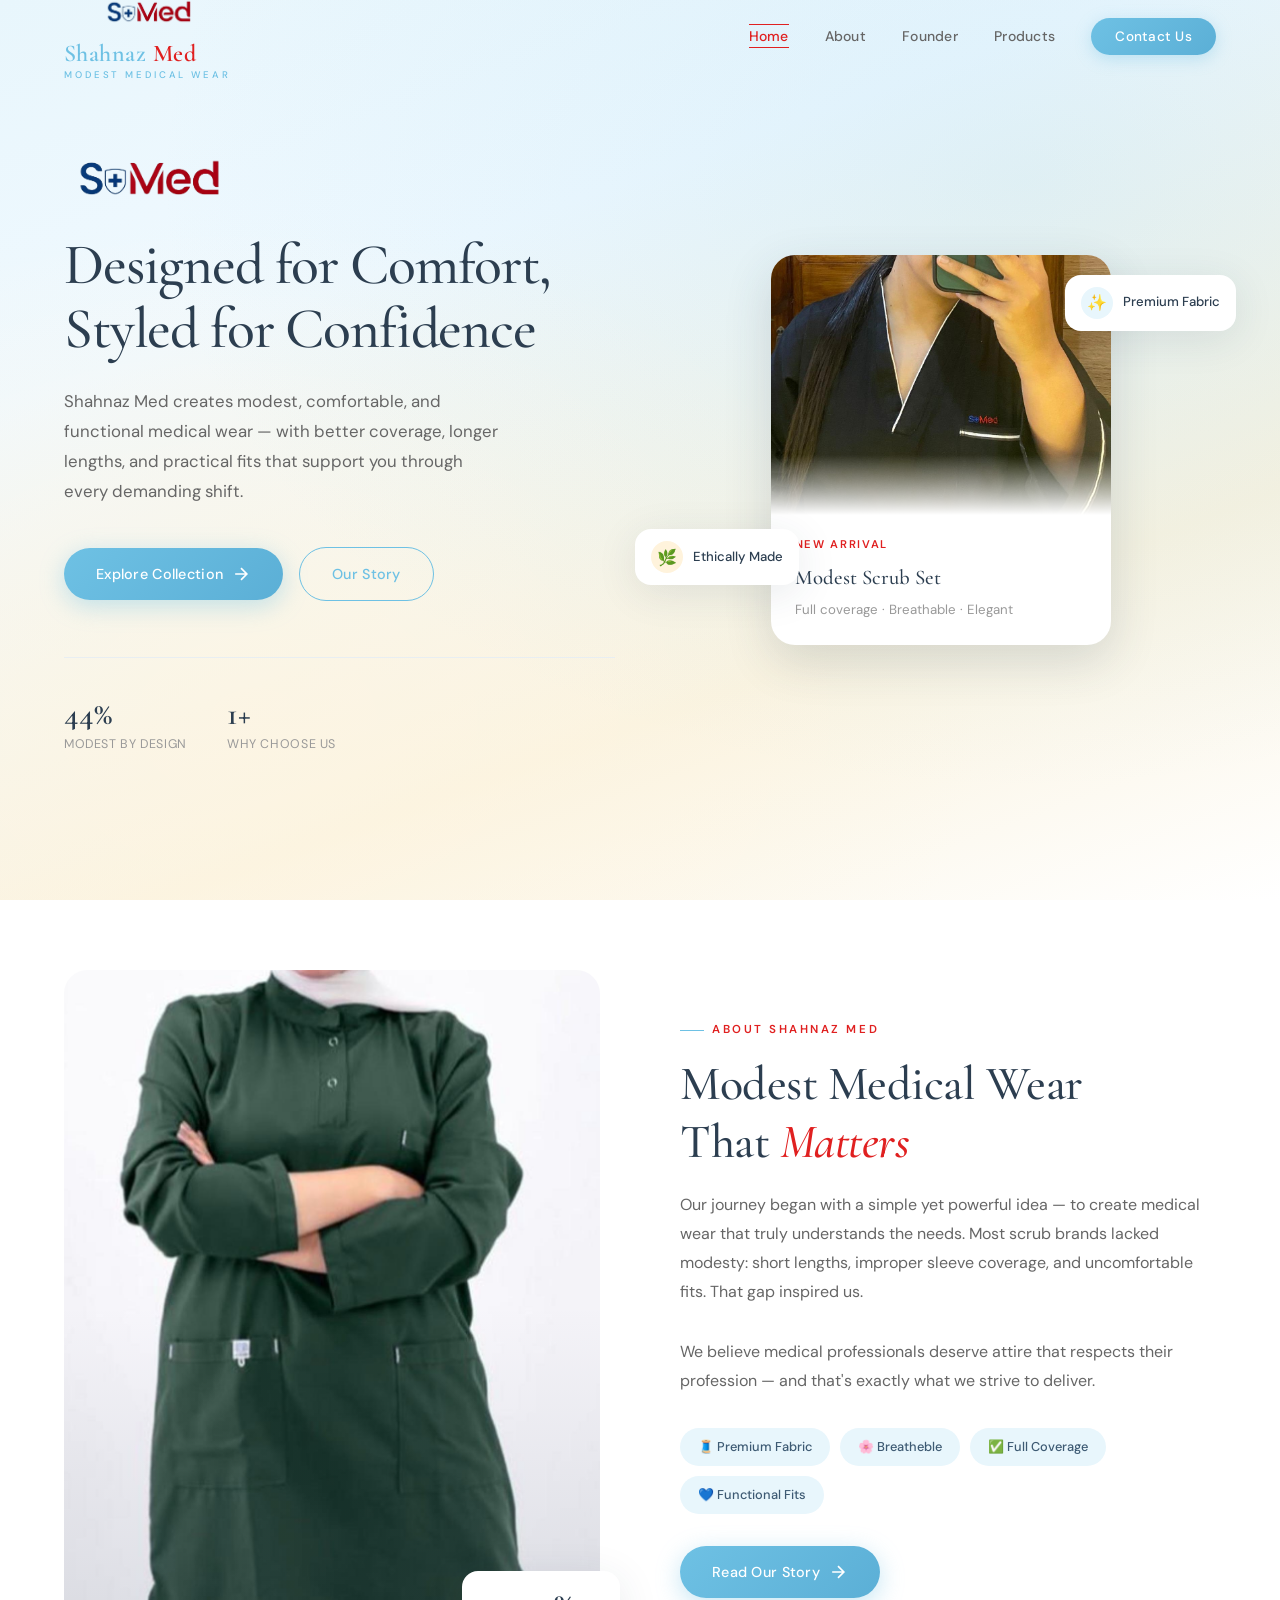
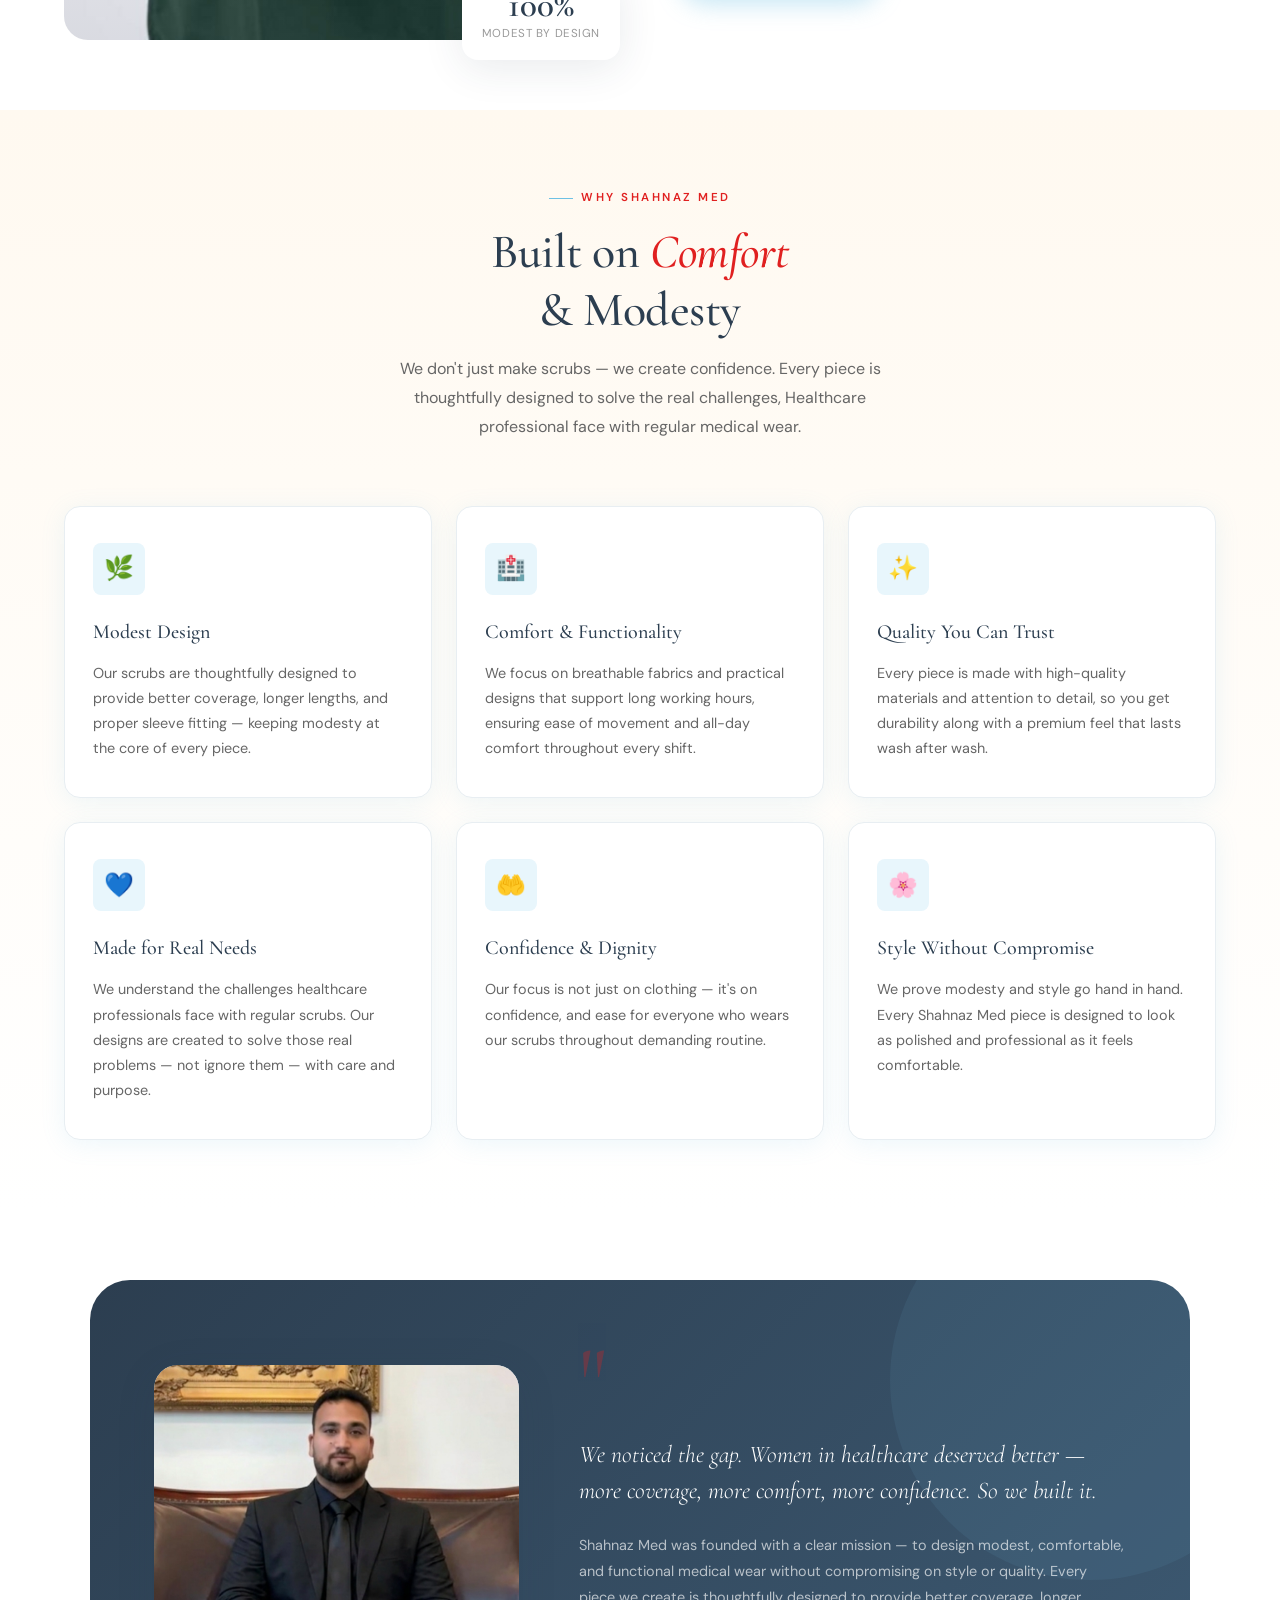
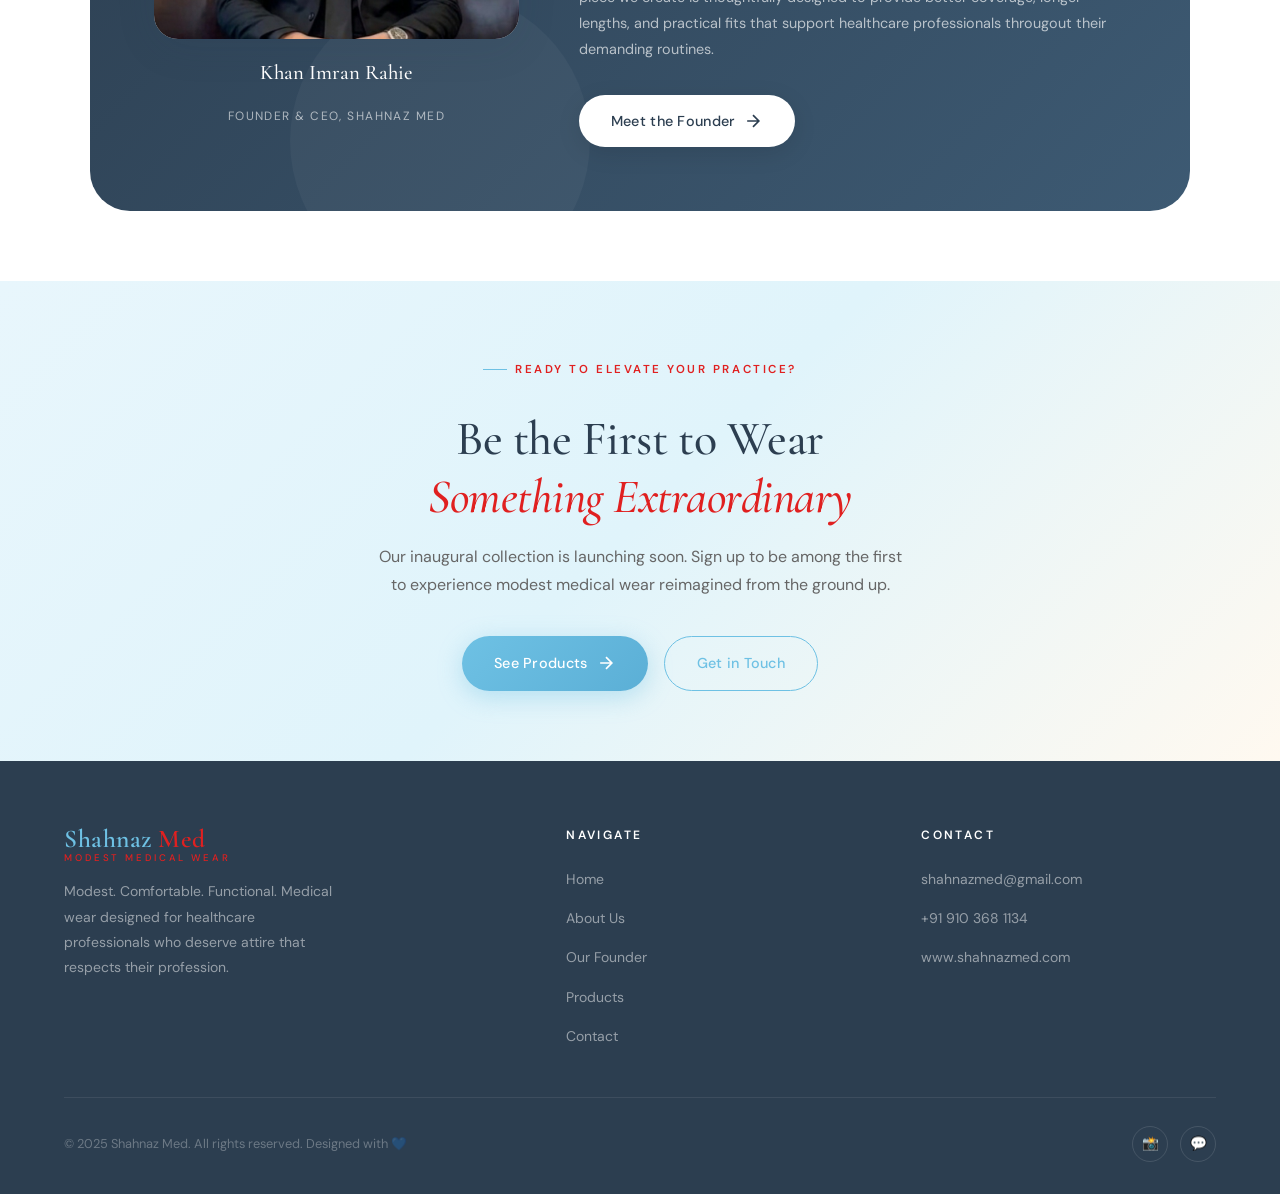
<file: index.html>
<!DOCTYPE html>
<html lang="en">
<head>
  <meta charset="UTF-8" />
  <meta name="viewport" content="width=device-width, initial-scale=1.0" />
  <meta name="description" content="Shahnaz Med — Modest, comfortable, functional medical wear designed for women. Designed for Comfort, Styled for Confidence." />
  <title>Shahnaz Med — Modest Medical Wear</title>
  <link rel="stylesheet" href="style.css" />
  <link rel="preconnect" href="https://fonts.googleapis.com" />
  <link rel="icon" href="data:image/svg+xml,<svg xmlns='http://www.w3.org/2000/svg' viewBox='0 0 100 100'><text y='.9em' font-size='90'>🩺</text></svg>" />
</head>
<body>

  <!-- ===== PAGE LOADER ===== -->
  <div id="page-loader">
    <div class="loader-progress"></div>
    <div class="loader-logo">
      <span>Shahnaz Med</span>
      <span>Modest Medical Wear</span>
    </div>
    <div class="loader-dots">
      <span></span><span></span><span></span>
    </div>
  </div>

  <!-- ===== BACKGROUND BLOBS ===== -->
  <div class="bg-blobs">
    <div class="blob blob-1"></div>
    <div class="blob blob-2"></div>
    <div class="blob blob-3"></div>
  </div>

  <!-- ===== NAVBAR ===== -->
<nav class="navbar">
  <a href="index.html" class="nav-logo nav-logo-wrap">
    
    <img src="logo.png" alt="Shahnaz Med Logo" 
         class="nav-logo-img"
         onerror="this.style.display='none'" />

    <div class="logo-text">
      <!-- MAIN NAME -->
      <div class="logo-main">
        <span class="logo-shahnaz">Shahnaz</span>
        <span class="logo-med">Med</span>
      </div>

      <!-- SUBTITLE BELOW -->
      <div class="logo-sub">Modest Medical Wear</div>
    </div>

    <ul class="nav-links">
      <li><a href="index.html" class="active">Home</a></li>
      <li><a href="about.html">About</a></li>
      <li><a href="founder.html">Founder</a></li>
      <li><a href="products.html">Products</a></li>
      <li><a href="contact.html" class="nav-cta">Contact Us</a></li>
    </ul>
    <div class="hamburger" aria-label="Toggle menu">
      <span></span><span></span><span></span>
    </div>
  </nav>

  <!-- Mobile Nav -->
  <div class="mobile-nav">
    <a href="index.html">Home</a>
    <a href="about.html">About</a>
    <a href="founder.html">Founder</a>
    <a href="products.html">Products</a>
    <a href="contact.html">Contact Us</a>
  </div>

  <!-- ===== HERO SECTION ===== -->
  <section class="hero">
    <div class="hero-inner">
      <!-- Content -->
      <div class="hero-content">
        <!-- Hero Logo -->
        <div class="reveal" style="margin-bottom: 24px;">
          <img src="logo.png" alt="Shahnaz Med" class="hero-logo-img"
               onerror="this.style.display='none'" />
        </div>
        
        <h1 class="hero-title reveal delay-2">
          Designed for Comfort,<br>
          Styled for Confidence
        </h1>
        <p class="hero-subtitle reveal delay-3">
          Shahnaz Med creates modest, comfortable, and functional medical wear — 
          with better coverage, longer lengths, and practical fits that support you 
          through every demanding shift.
        </p>
        <div class="hero-actions reveal delay-4">
          <a href="products.html" class="btn btn-primary">
            Explore Collection
            <svg class="btn-icon" viewBox="0 0 24 24" fill="none" stroke="currentColor" stroke-width="2"><path d="M5 12h14M12 5l7 7-7 7"/></svg>
          </a>
          <a href="about.html" class="btn btn-outline">Our Story</a>
        </div>
        <div class="hero-stats reveal delay-5">
          <div class="stat-item">
            <div class="stat-number" data-count="100" data-suffix="%">0%</div>
            <div class="stat-label">Modest by Design</div>
          </div>
          <div class="stat-item">
            <div class="stat-number" data-count="4" data-suffix="+">0+</div>
            <div class="stat-label">Why Choose Us</div>
          </div>
        </div>
      </div>

      <!-- Visual -->
      <div class="hero-visual reveal-zoom delay-2">
        <div class="hero-card-main">
        <div class="hero-card-image">
  <img src="scrub.jpg" alt="Scrub Image">
</div>
          <div class="hero-card-body">
            <div class="hero-card-tag">New Arrival</div>
            <div class="hero-card-name">Modest Scrub Set</div>
            <div class="hero-card-desc">Full coverage · Breathable · Elegant</div>
          </div>
        </div>
        <div class="hero-float-badge">
          <div class="float-icon blue">✨</div>
          Premium Fabric
        </div>
        <div class="hero-float-badge">
          <div class="float-icon cream">🌿</div>
          Ethically Made
        </div>
      </div>
    </div>
  </section>

  <!-- ===== ABOUT PREVIEW ===== -->
<section class="about-preview">
  <div class="about-preview-inner">
    <div class="about-preview-visual reveal-left">
      <div class="about-img-wrap">
        <div class="about-img-bg">
          <img src="image.png" alt="About Image" class="about-img">
        </div>
      </div>
      <div class="about-float">
        <div class="about-float-num">100%</div>
        <div class="about-float-label">Modest by Design</div>
      </div>
    </div>
      <div class="about-preview-content reveal-right">
        <div class="section-label">About Shahnaz Med</div>
        <h2 class="section-title">
          Modest Medical Wear<br>That <em>Matters</em>
        </h2>
        <p class="section-desc">
          Our journey began with a simple yet powerful idea — to create medical wear 
          that truly understands the needs. Most scrub brands lacked modesty: 
          short lengths, improper sleeve coverage, and uncomfortable fits. That gap inspired us.
        </p>
        <p class="section-desc" style="margin-top: 12px;">
          We believe medical professionals deserve attire that respects their 
          profession — and that's exactly what we strive to deliver.
        </p>
        <div class="about-tags">
          <span class="about-tag">🧵 Premium Fabric</span>
          <span class="about-tag">🌸 Breatheble</span>
          <span class="about-tag">✅ Full Coverage</span>
          <span class="about-tag">💙 Functional Fits</span>
        </div>
        <div style="margin-top: 32px;">
          <a href="about.html" class="btn btn-primary">
            Read Our Story
            <svg class="btn-icon" viewBox="0 0 24 24" fill="none" stroke="currentColor" stroke-width="2"><path d="M5 12h14M12 5l7 7-7 7"/></svg>
          </a>
        </div>
      </div>
    </div>
  </section>

  <!-- ===== WHY CHOOSE US ===== -->
  <section class="why-us">
    <div class="why-us-inner">
      <div class="why-us-header">
        <div class="section-label reveal">Why Shahnaz Med</div>
        <h2 class="section-title reveal delay-1">Built on <em>Comfort</em><br>&amp; Modesty</h2>
        <p class="section-desc reveal delay-2">
          We don't just make scrubs — we create confidence. Every piece is thoughtfully 
          designed to solve the real challenges,  Healthcare professional face with regular medical wear.
        </p>
      </div>
      <div class="why-cards" data-stagger>
        <div class="why-card reveal delay-1">
          <div class="why-icon">🌿</div>
          <h3>Modest Design</h3>
          <p>Our scrubs are thoughtfully designed to provide better coverage, longer 
          lengths, and proper sleeve fitting — keeping modesty at the core of every piece.</p>
        </div>
        <div class="why-card reveal delay-2">
          <div class="why-icon">🏥</div>
          <h3>Comfort &amp; Functionality</h3>
          <p>We focus on breathable fabrics and practical designs that support long 
          working hours, ensuring ease of movement and all-day comfort throughout every shift.</p>
        </div>
        <div class="why-card reveal delay-3">
          <div class="why-icon">✨</div>
          <h3>Quality You Can Trust</h3>
          <p>Every piece is made with high-quality materials and attention to detail, 
          so you get durability along with a premium feel that lasts wash after wash.</p>
        </div>
        <div class="why-card reveal delay-2">
          <div class="why-icon">💙</div>
          <h3>Made for Real Needs</h3>
          <p>We understand the challenges healthcare professionals face with regular scrubs. Our designs 
          are created to solve those real problems — not ignore them — with care and purpose.</p>
        </div>
        <div class="why-card reveal delay-3">
          <div class="why-icon">🤲</div>
          <h3>Confidence &amp; Dignity</h3>
          <p>Our focus is not just on clothing — it's on confidence, and ease 
          for everyone who wears our scrubs throughout demanding routine.</p>
        </div>
        <div class="why-card reveal delay-4">
          <div class="why-icon">🌸</div>
          <h3>Style Without Compromise</h3>
          <p>We prove modesty and style go hand in hand. Every Shahnaz Med piece is 
          designed to look as polished and professional as it feels comfortable.</p>
        </div>
      </div>
    </div>
  </section>

  <!-- ===== FOUNDER HIGHLIGHT ===== -->
  <section class="founder-highlight">
    <div class="founder-highlight-inner">
      <div class="founder-avatar reveal-left">
        <div class="story-visual reveal-left">
      <img src="me.png" alt="Founder" class="story-img">
    </div>
        <div class="avatar-name">Khan Imran Rahie</div>
        <div class="avatar-title">Founder &amp; CEO, Shahnaz Med</div>
      </div>
      <div class="founder-content-hl reveal-right">
        <div class="quote-mark">"</div>
        <p class="founder-quote">
          We noticed the gap. Women in healthcare deserved better — more coverage, 
          more comfort, more confidence. So we built it.
        </p>
        <p class="founder-excerpt">
          Shahnaz Med was founded with a clear mission — to design modest, comfortable, 
          and functional medical wear without compromising on style or quality. Every piece 
          we create is thoughtfully designed to provide better coverage, longer lengths, 
          and practical fits that support healthcare professionals througout their demanding routines.
        </p>
        <a href="founder.html" class="btn btn-white">
          Meet the Founder
          <svg class="btn-icon" viewBox="0 0 24 24" fill="none" stroke="currentColor" stroke-width="2"><path d="M5 12h14M12 5l7 7-7 7"/></svg>
        </a>
      </div>
    </div>
  </section>

  <!-- ===== CTA BANNER ===== -->
  <section class="cta-banner">
    <div class="cta-banner-inner">
      <div class="section-label reveal">Ready to Elevate Your Practice?</div>
      <h2 class="section-title reveal delay-1">
        Be the First to Wear<br><em>Something Extraordinary</em>
      </h2>
      <p class="section-desc reveal delay-2">
        Our inaugural collection is launching soon. Sign up to be among the first to 
        experience modest medical wear reimagined from the ground up.
      </p>
      <div class="cta-actions reveal delay-3">
        <a href="products.html" class="btn btn-primary">
          See Products
          <svg class="btn-icon" viewBox="0 0 24 24" fill="none" stroke="currentColor" stroke-width="2"><path d="M5 12h14M12 5l7 7-7 7"/></svg>
        </a>
        <a href="contact.html" class="btn btn-outline">Get in Touch</a>
      </div>
    </div>
  </section>

  <!-- ===== FOOTER ===== -->
  <footer>
    <div class="footer-inner">
      <div class="footer-top">
        <div class="footer-brand">
          <div class="nav-logo">
            <span class="logo-main">
              <span class="logo-shahnaz">Shahnaz</span> <span class="logo-med">Med</span>
            </span>
            <span class="logo-sub">Modest Medical Wear</span>
          </div>
          <p>
            Modest. Comfortable. Functional. Medical wear designed for healthcare professionals who deserve 
            attire that respects their profession.
          </p>
        </div>
        <div class="footer-col">
          <h4>Navigate</h4>
          <ul>
            <li><a href="index.html">Home</a></li>
            <li><a href="about.html">About Us</a></li>
            <li><a href="founder.html">Our Founder</a></li>
            <li><a href="products.html">Products</a></li>
            <li><a href="contact.html">Contact</a></li>
          </ul>
        </div>
        <div class="footer-col">
          <h4>Contact</h4>
          <ul>
            <li><a href="mailto:shahnazmed@gmail.com">shahnazmed@gmail.com</a></li>
            <li><a href="tel:9103681134">+91 910 368 1134</a></li>
            <li><a href="https://www.shahnazmed.com" target="_blank">www.shahnazmed.com</a></li>
          </ul>
        </div>
      </div>
      <div class="footer-bottom">
        <p>&copy; 2025 Shahnaz Med. All rights reserved. Designed with 💙</p>
        <div class="footer-socials">
          <a href="https://www.instagram.com/shahnazmed?utm_source=qr&amp;igsh=MTNuaGttdHgwcGh5Ng==" target="_blank" class="social-btn" aria-label="Instagram" title="Instagram">📸</a>
          <a href="https://wa.me/919103681134" target="_blank" class="social-btn" aria-label="WhatsApp" title="WhatsApp">💬</a>
        </div>
      </div>
    </div>
  </footer>

  <script src="script.js"></script>
</body>
</html>
</file>
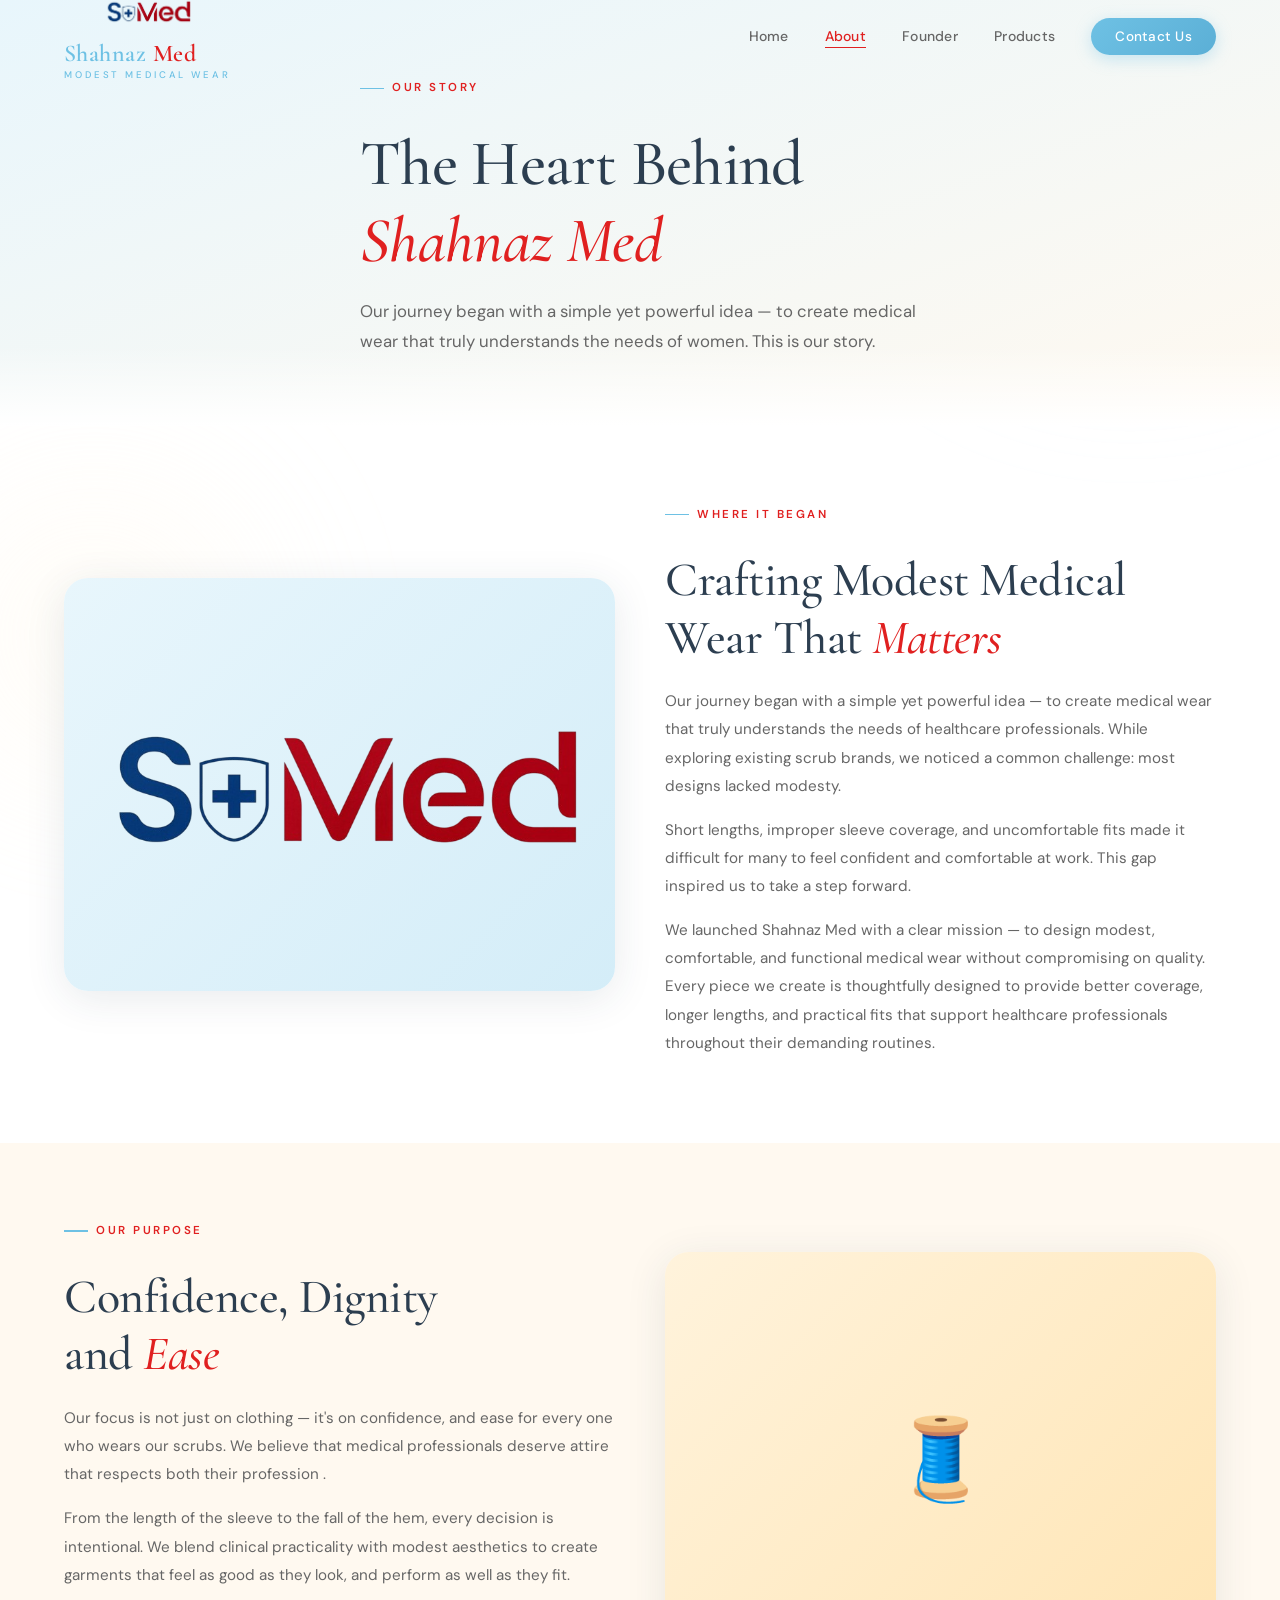
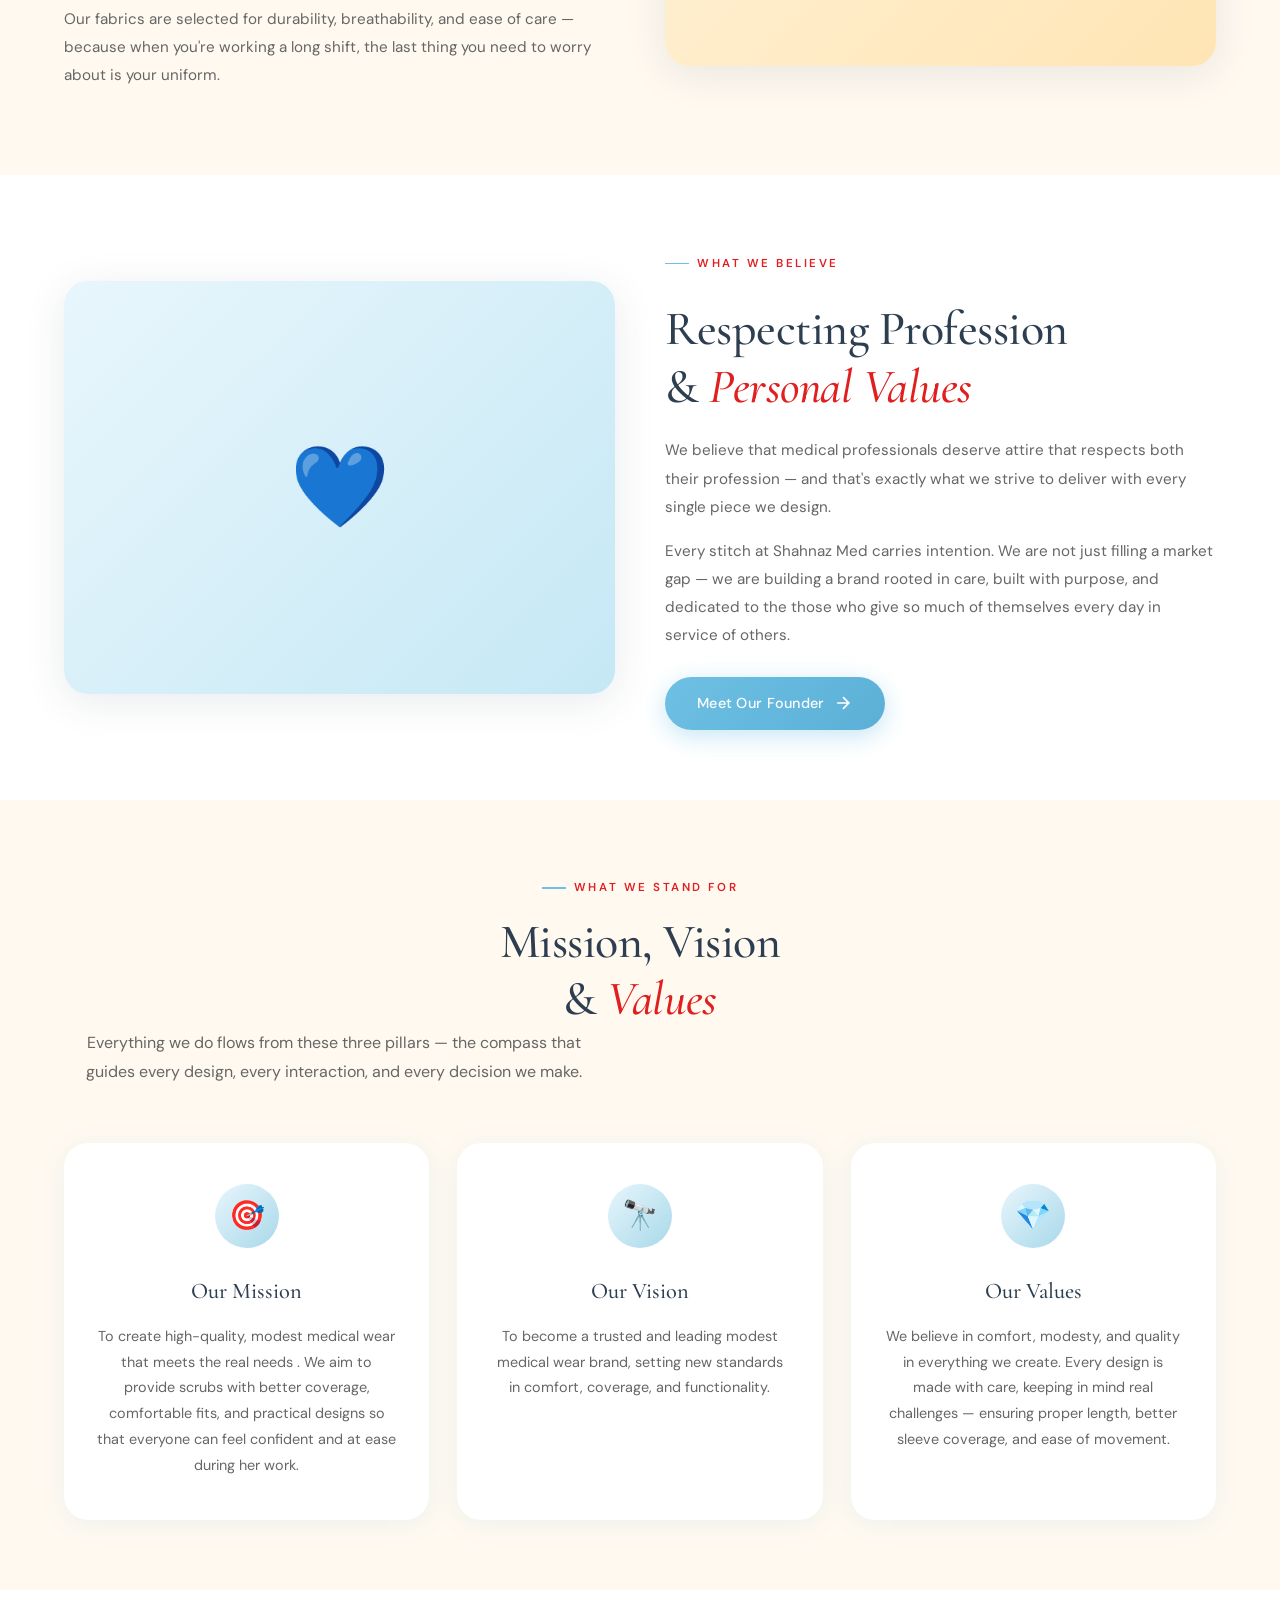
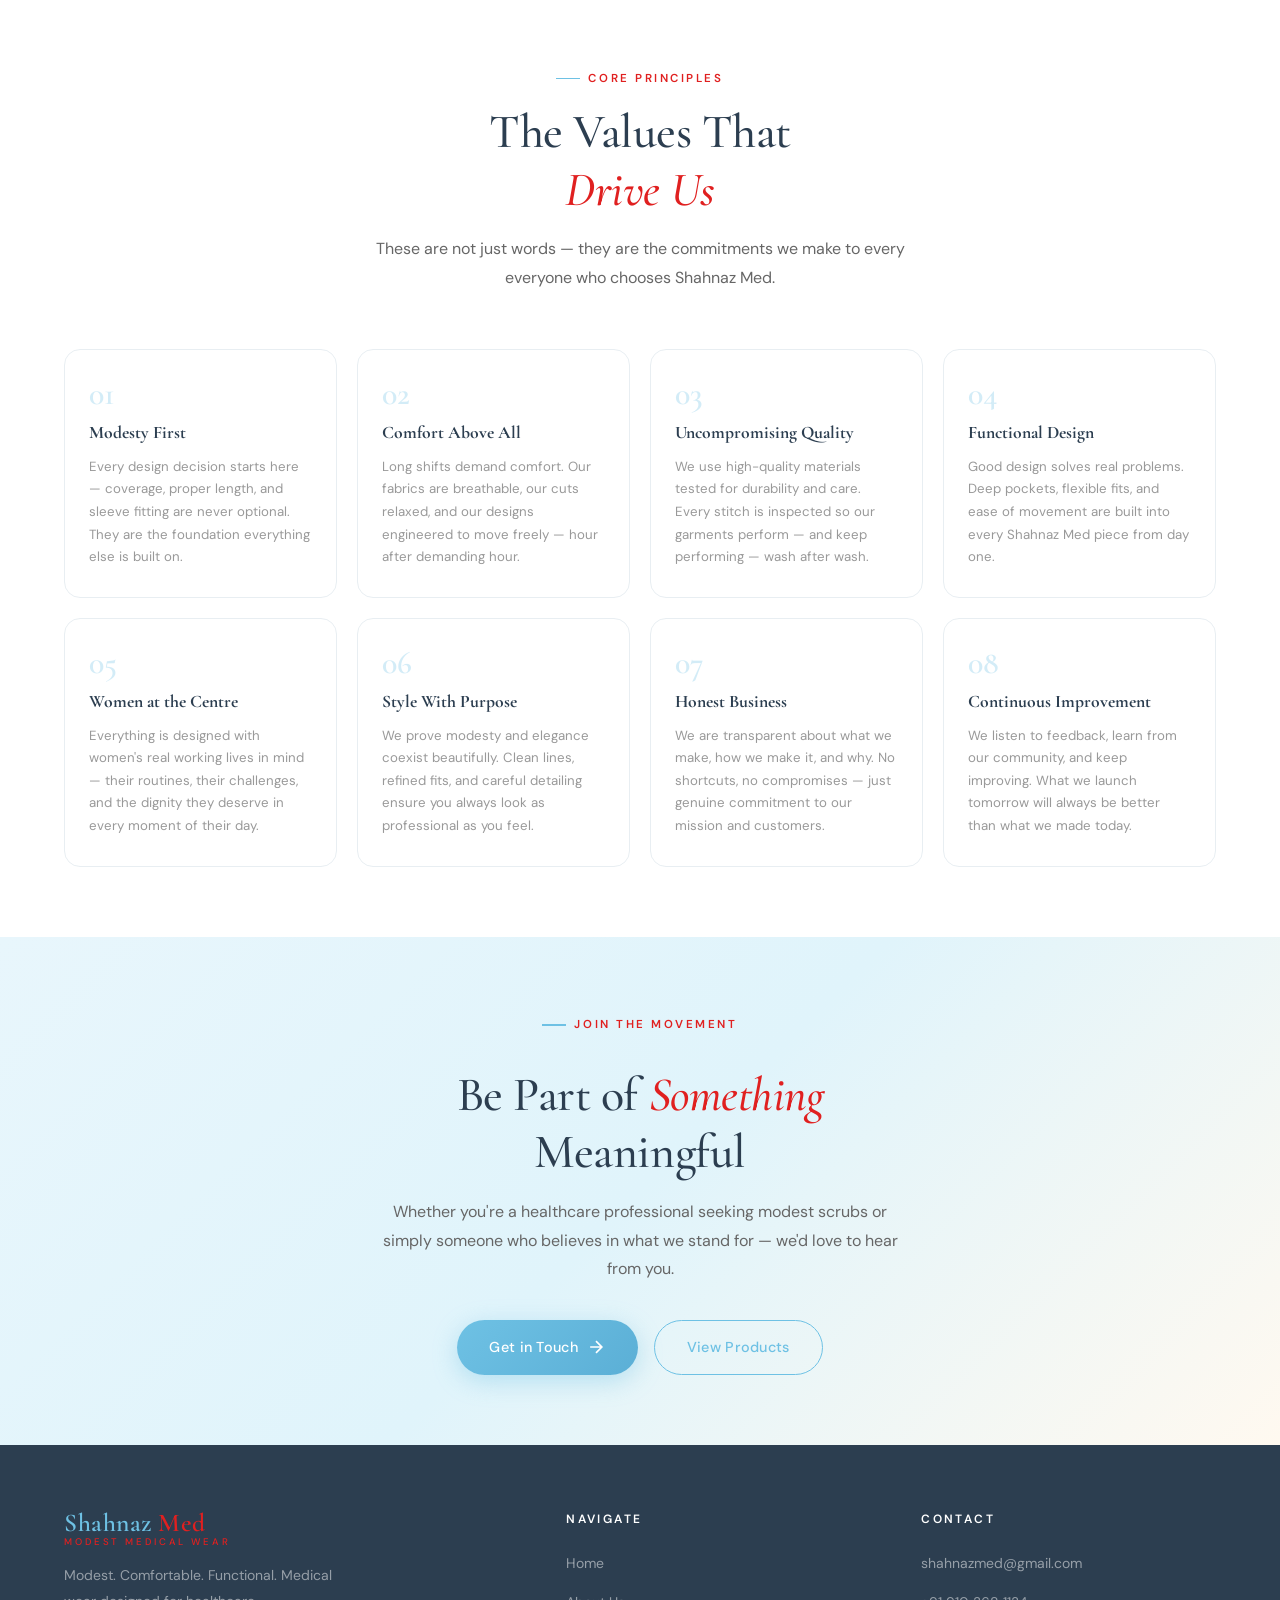
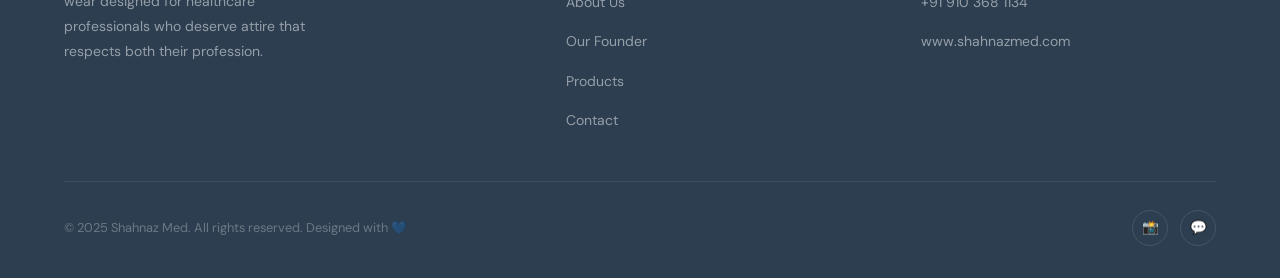
<file: about.html>
<!DOCTYPE html>
<html lang="en">
<head>
  <meta charset="UTF-8" />
  <meta name="viewport" content="width=device-width, initial-scale=1.0" />
  <meta name="description" content="Learn the story behind Shahnaz Med — our mission, vision, and values in creating modest, comfortable, functional medical wear for women." />
  <title>About Us — Shahnaz Med</title>
  <link rel="stylesheet" href="style.css" />
  <link rel="preconnect" href="https://fonts.googleapis.com" />
  <link rel="icon" href="data:image/svg+xml,<svg xmlns='http://www.w3.org/2000/svg' viewBox='0 0 100 100'><text y='.9em' font-size='90'>🩺</text></svg>" />
</head>
<body>

  <!-- PAGE LOADER -->
  <div id="page-loader">
    <div class="loader-progress"></div>
    <div class="loader-logo">
      <span>Shahnaz Med</span>
      <span>Modest Medical Wear</span>
    </div>
    <div class="loader-dots"><span></span><span></span><span></span></div>
  </div>

  <!-- BACKGROUND BLOBS -->
  <div class="bg-blobs">
    <div class="blob blob-1"></div>
    <div class="blob blob-2"></div>
  </div>

 <!-- ===== NAVBAR ===== -->
<nav class="navbar">
  <a href="index.html" class="nav-logo nav-logo-wrap">
    
    <img src="logo.png" alt="Shahnaz Med Logo" 
         class="nav-logo-img"
         onerror="this.style.display='none'" />

    <div class="logo-text">
      <!-- MAIN NAME -->
      <div class="logo-main">
        <span class="logo-shahnaz">Shahnaz</span>
        <span class="logo-med">Med</span>
      </div>

      <!-- SUBTITLE BELOW -->
      <div class="logo-sub">Modest Medical Wear</div>
    </div>

  </a>
    <ul class="nav-links">
      <li><a href="index.html">Home</a></li>
      <li><a href="about.html" class="active">About</a></li>
      <li><a href="founder.html">Founder</a></li>
      <li><a href="products.html">Products</a></li>
      <li><a href="contact.html" class="nav-cta">Contact Us</a></li>
    </ul>
    <div class="hamburger" aria-label="Toggle menu">
      <span></span><span></span><span></span>
    </div>
  </nav>
  <div class="mobile-nav">
    <a href="index.html">Home</a>
    <a href="about.html" class="active">About</a>
    <a href="founder.html">Founder</a>
    <a href="products.html">Products</a>
    <a href="contact.html">Contact Us</a>
  </div>

  <!-- PAGE HERO -->
  <section class="page-hero">
    <div class="page-hero-inner">
      <div class="section-label reveal">Our Story</div>
      <h1 class="section-title reveal delay-1">The Heart Behind<br><em>Shahnaz Med</em></h1>
      <p class="section-desc reveal delay-2">
        Our journey began with a simple yet powerful idea — to create medical wear 
        that truly understands the needs of women. This is our story.
      </p>
    </div>
  </section>

  <!-- STORY 1 -->
<section class="about-story" style="padding-top: 80px;">
  <div class="about-story-inner">
    
    <div class="story-visual reveal-left">
      <img src="logo.png" alt="Founder" class="story-img">
    </div>

    <div class="story-content reveal-right">
      <div class="section-label">Where It Began</div>
      <h2 class="section-title">
        Crafting Modest Medical<br>Wear That <em>Matters</em>
      </h2>
      <p>
          Our journey began with a simple yet powerful idea — to create medical wear that 
          truly understands the needs of healthcare professionals. While exploring existing scrub brands, we 
          noticed a common challenge: most designs lacked modesty.
        </p>
        <p>
          Short lengths, improper sleeve coverage, and uncomfortable fits made it difficult 
          for many to feel confident and comfortable at work. 
          This gap inspired us to take a step forward.
        </p>
        <p>
          We launched Shahnaz Med with a clear mission — to design modest, comfortable, and 
          functional medical wear without compromising on quality. Every piece we 
          create is thoughtfully designed to provide better coverage, longer lengths, and 
          practical fits that support  healthcare professionals throughout their demanding routines.
        </p>
      </div>
    </div>
  </section>

  <!-- STORY 2 -->
  <section class="about-story" style="background: var(--cream-light); padding: 80px 5%;">
    <div class="about-story-inner reverse">
      <div class="story-visual reveal-right" style="background: linear-gradient(135deg, #FFF3DC, #FFE5B4);">🧵</div>
      <div class="story-content reveal-left">
        <div class="section-label">Our Purpose</div>
        <h2 class="section-title">Confidence, Dignity<br>and <em>Ease</em></h2>
        <p>
          Our focus is not just on clothing — it's on confidence, and ease for every 
          one who wears our scrubs. We believe that medical professionals deserve attire 
          that respects both their profession .
        </p>
        <p>
          From the length of the sleeve to the fall of the hem, every decision is intentional. 
          We blend clinical practicality with modest aesthetics to create garments that feel 
          as good as they look, and perform as well as they fit.
        </p>
        <p>
          Our fabrics are selected for durability, breathability, and ease of care — because 
          when you're working a long shift, the last thing you need to worry about is your uniform.
        </p>
      </div>
    </div>
  </section>

  <!-- STORY 3 -->
  <section class="about-story">
    <div class="about-story-inner">
      <div class="story-visual reveal-left" style="background: linear-gradient(135deg, #E8F6FC, #C5E8F5);">💙</div>
      <div class="story-content reveal-right">
        <div class="section-label">What We Believe</div>
        <h2 class="section-title">Respecting Profession<br>&amp; <em>Personal Values</em></h2>
        <p>
          We believe that medical professionals deserve attire that respects both their 
          profession — and that's exactly what we strive to deliver 
          with every single piece we design.
        </p>
        <p>
          Every stitch at Shahnaz Med carries intention. We are not just filling a market gap — 
          we are building a brand rooted in care, built with purpose, and dedicated to the 
          those who give so much of themselves every day in service of others.
        </p>
       
        <div style="margin-top: 28px;">
          <a href="founder.html" class="btn btn-primary">
            Meet Our Founder
            <svg class="btn-icon" viewBox="0 0 24 24" fill="none" stroke="currentColor" stroke-width="2"><path d="M5 12h14M12 5l7 7-7 7"/></svg>
          </a>
        </div>
      </div>
    </div>
  </section>

  <!-- MISSION VISION VALUES -->
  <section class="mvv-section">
    <div class="mvv-inner">
      <div class="mvv-header">
        <div class="section-label reveal">What We Stand For</div>
        <h2 class="section-title reveal delay-1">Mission, Vision<br>&amp; <em>Values</em></h2>
        <p class="section-desc reveal delay-2">
          Everything we do flows from these three pillars — the compass that guides 
          every design, every interaction, and every decision we make.
        </p>
      </div>
      <div class="mvv-cards">
        <div class="mvv-card reveal delay-1">
          <div class="mvv-icon">🎯</div>
          <h3>Our Mission</h3>
          <p>
            To create high-quality, modest medical wear that meets the real needs . 
            We aim to provide scrubs with better coverage, comfortable fits, and practical 
            designs so that everyone can feel confident and at ease during her work.
          </p>
        </div>
        <div class="mvv-card reveal delay-2">
          <div class="mvv-icon">🔭</div>
          <h3>Our Vision</h3>
          <p>
            To become a trusted and leading modest medical wear brand, setting new standards 
            in comfort, coverage, and functionality.
          </p>
        </div>
        <div class="mvv-card reveal delay-3">
          <div class="mvv-icon">💎</div>
          <h3>Our Values</h3>
          <p>
            We believe in comfort, modesty, and quality in everything we create. Every design 
            is made with care, keeping in mind real challenges — ensuring proper 
            length, better sleeve coverage, and ease of movement.
          </p>
        </div>
      </div>
    </div>
  </section>

  <!-- VALUES GRID -->
  <section class="values-section">
    <div class="values-inner">
      <div class="values-header">
        <div class="section-label reveal">Core Principles</div>
        <h2 class="section-title reveal delay-1">The Values That<br><em>Drive Us</em></h2>
        <p class="section-desc reveal delay-2" style="margin: 16px auto 0; text-align: center;">
          These are not just words — they are the commitments we make to every 
          everyone who chooses Shahnaz Med.
        </p>
      </div>
      <div class="values-grid" style="margin-top: 48px;">
        <div class="value-item reveal delay-1">
          <div class="value-num">01</div>
          <h4>Modesty First</h4>
          <p>Every design decision starts here — coverage, proper length, and sleeve fitting are never optional. They are the foundation everything else is built on.</p>
        </div>
        <div class="value-item reveal delay-2">
          <div class="value-num">02</div>
          <h4>Comfort Above All</h4>
          <p>Long shifts demand comfort. Our fabrics are breathable, our cuts relaxed, and our designs engineered to move freely — hour after demanding hour.</p>
        </div>
        <div class="value-item reveal delay-3">
          <div class="value-num">03</div>
          <h4>Uncompromising Quality</h4>
          <p>We use high-quality materials tested for durability and care. Every stitch is inspected so our garments perform — and keep performing — wash after wash.</p>
        </div>
        <div class="value-item reveal delay-4">
          <div class="value-num">04</div>
          <h4>Functional Design</h4>
          <p>Good design solves real problems. Deep pockets, flexible fits, and ease of movement are built into every Shahnaz Med piece from day one.</p>
        </div>
        <div class="value-item reveal delay-2">
          <div class="value-num">05</div>
          <h4>Women at the Centre</h4>
          <p>Everything is designed with women's real working lives in mind — their routines, their challenges, and the dignity they deserve in every moment of their day.</p>
        </div>
        <div class="value-item reveal delay-3">
          <div class="value-num">06</div>
          <h4>Style With Purpose</h4>
          <p>We prove modesty and elegance coexist beautifully. Clean lines, refined fits, and careful detailing ensure you always look as professional as you feel.</p>
        </div>
        <div class="value-item reveal delay-3">
          <div class="value-num">07</div>
          <h4>Honest Business</h4>
          <p>We are transparent about what we make, how we make it, and why. No shortcuts, no compromises — just genuine commitment to our mission and customers.</p>
        </div>
        <div class="value-item reveal delay-4">
          <div class="value-num">08</div>
          <h4>Continuous Improvement</h4>
          <p>We listen to feedback, learn from our community, and keep improving. What we launch tomorrow will always be better than what we made today.</p>
        </div>
      </div>
    </div>
  </section>

  <!-- CTA BANNER -->
  <section class="cta-banner">
    <div class="cta-banner-inner">
      <div class="section-label reveal">Join the Movement</div>
      <h2 class="section-title reveal delay-1">Be Part of <em>Something</em><br>Meaningful</h2>
      <p class="section-desc reveal delay-2">
        Whether you're a healthcare professional seeking modest scrubs or simply someone 
        who believes in what we stand for — we'd love to hear from you.
      </p>
      <div class="cta-actions reveal delay-3">
        <a href="contact.html" class="btn btn-primary">
          Get in Touch
          <svg class="btn-icon" viewBox="0 0 24 24" fill="none" stroke="currentColor" stroke-width="2"><path d="M5 12h14M12 5l7 7-7 7"/></svg>
        </a>
        <a href="products.html" class="btn btn-outline">View Products</a>
      </div>
    </div>
  </section>

  <!-- FOOTER -->
  <footer>
    <div class="footer-inner">
      <div class="footer-top">
        <div class="footer-brand">
          <div class="nav-logo">
            <span class="logo-main">
              <span class="logo-shahnaz">Shahnaz</span> <span class="logo-med">Med</span>
            </span>
            <span class="logo-sub">Modest Medical Wear</span>
          </div>
          <p>Modest. Comfortable. Functional. Medical wear designed for  healthcare professionals who deserve attire that respects both their profession.</p>
        </div>
        <div class="footer-col">
          <h4>Navigate</h4>
          <ul>
            <li><a href="index.html">Home</a></li>
            <li><a href="about.html">About Us</a></li>
            <li><a href="founder.html">Our Founder</a></li>
            <li><a href="products.html">Products</a></li>
            <li><a href="contact.html">Contact</a></li>
          </ul>
        </div>
        <div class="footer-col">
          <h4>Contact</h4>
          <ul>
            <li><a href="mailto:shahnazmed@gmail.com">shahnazmed@gmail.com</a></li>
            <li><a href="tel:9103681134">+91 910 368 1134</a></li>
            <li><a href="https://www.shahnazmed.com" target="_blank">www.shahnazmed.com</a></li>
          </ul>
        </div>
      </div>
      <div class="footer-bottom">
        <p>&copy; 2025 Shahnaz Med. All rights reserved. Designed with 💙</p>
        <div class="footer-socials">
          <a href="https://www.instagram.com/shahnazmed?utm_source=qr&amp;igsh=MTNuaGttdHgwcGh5Ng==" target="_blank" class="social-btn" aria-label="Instagram" title="Instagram">📸</a>
          <a href="https://wa.me/919103681134" target="_blank" class="social-btn" aria-label="WhatsApp" title="WhatsApp">💬</a>
        </div>
      </div>
    </div>
  </footer>

  <script src="script.js"></script>
</body>
</html>
</file>
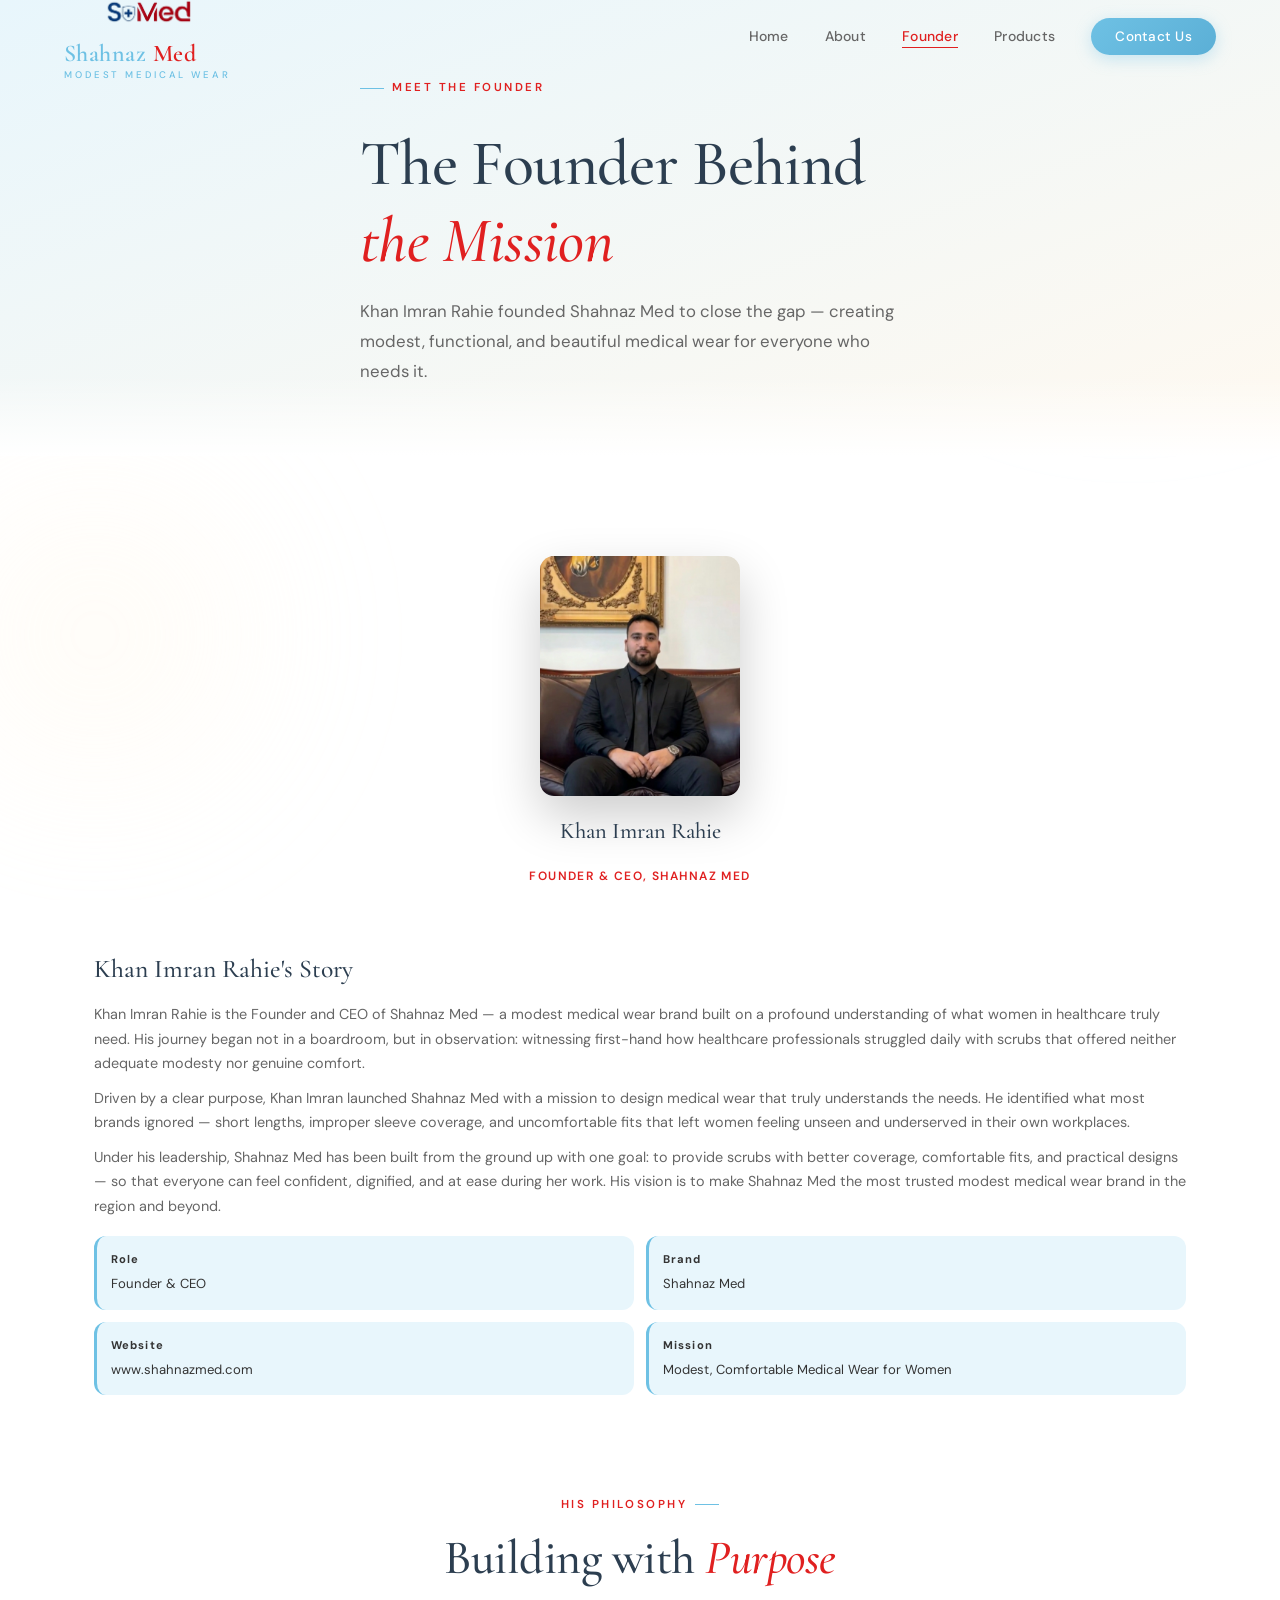
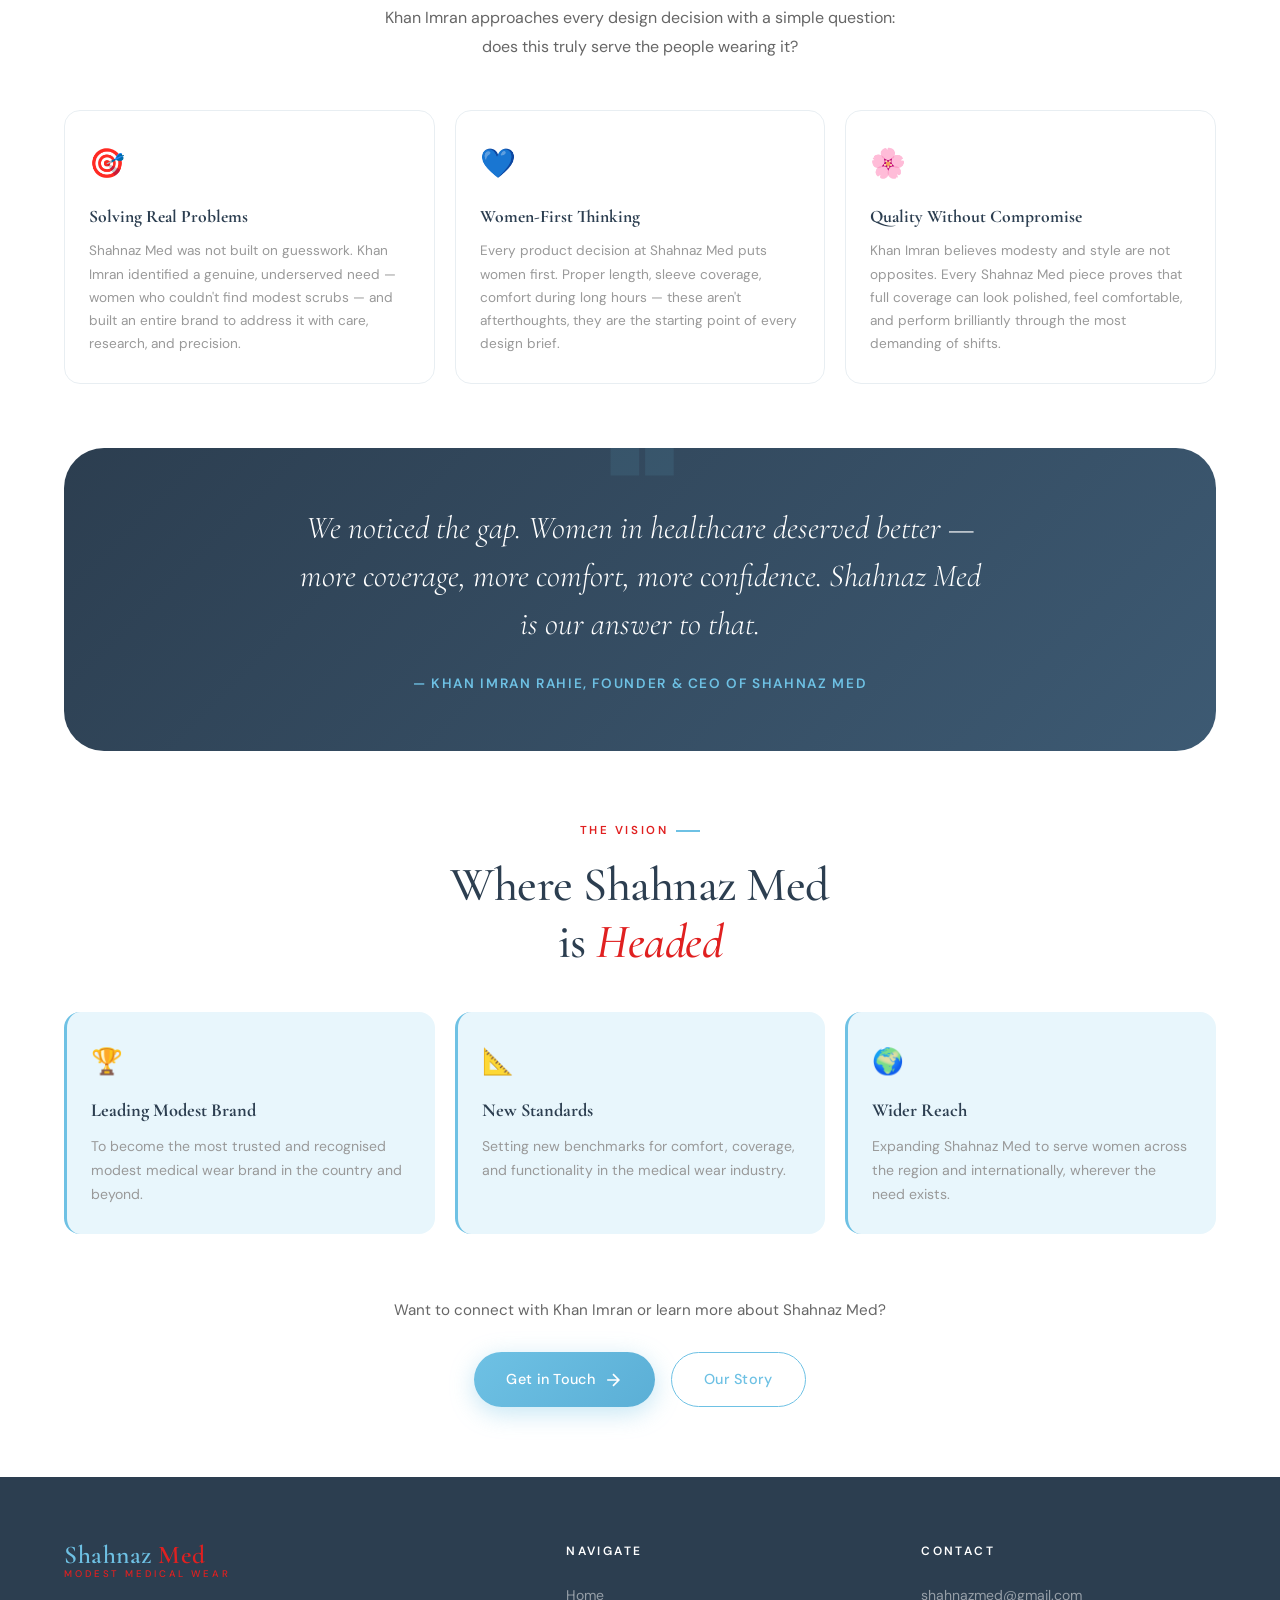
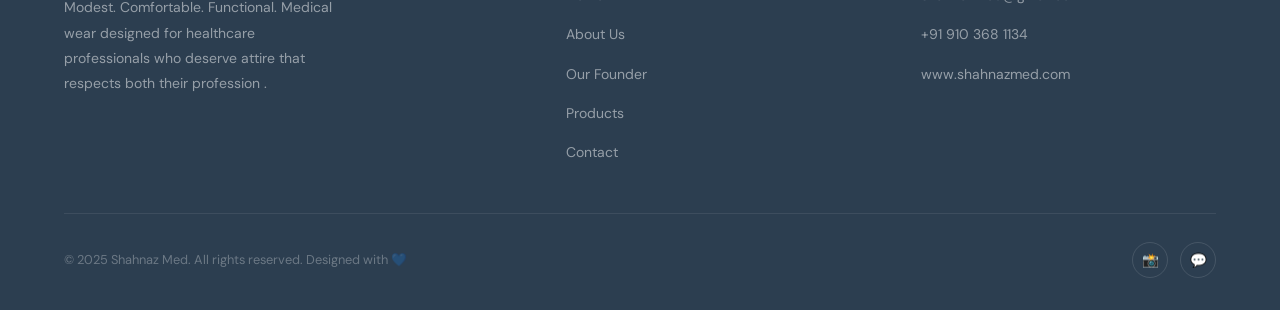
<file: founder.html>
<!DOCTYPE html>
<html lang="en">
<head>
  <meta charset="UTF-8" />
  <meta name="viewport" content="width=device-width, initial-scale=1.0" />
  <meta name="description" content="Meet Khan Imran Rahie — Founder and CEO of Shahnaz Med. The story behind the brand and the mission to create modest medical wear for women." />
  <title>Our Founder — Shahnaz Med</title>
  <link rel="stylesheet" href="style.css" />
  <link rel="preconnect" href="https://fonts.googleapis.com" />
  <link rel="icon" href="data:image/svg+xml,<svg xmlns='http://www.w3.org/2000/svg' viewBox='0 0 100 100'><text y='.9em' font-size='90'>🩺</text></svg>" />
</head>
<body>

  <!-- PAGE LOADER -->
  <div id="page-loader">
    <div class="loader-progress"></div>
    <div class="loader-logo">
      <span>Shahnaz Med</span>
      <span>Modest Medical Wear</span>
    </div>
    <div class="loader-dots"><span></span><span></span><span></span></div>
  </div>

  <!-- BACKGROUND BLOBS -->
  <div class="bg-blobs">
    <div class="blob blob-1"></div>
    <div class="blob blob-2"></div>
  </div>

 <!-- ===== NAVBAR ===== -->
<nav class="navbar">
  <a href="index.html" class="nav-logo nav-logo-wrap">
    
    <img src="logo.png" alt="Shahnaz Med Logo" 
         class="nav-logo-img"
         onerror="this.style.display='none'" />

    <div class="logo-text">
      <!-- MAIN NAME -->
      <div class="logo-main">
        <span class="logo-shahnaz">Shahnaz</span>
        <span class="logo-med">Med</span>
      </div>

      <!-- SUBTITLE BELOW -->
      <div class="logo-sub">Modest Medical Wear</div>
    </div>

  </a>
    <ul class="nav-links">
      <li><a href="index.html">Home</a></li>
      <li><a href="about.html">About</a></li>
      <li><a href="founder.html" class="active">Founder</a></li>
      <li><a href="products.html">Products</a></li>
      <li><a href="contact.html" class="nav-cta">Contact Us</a></li>
    </ul>
    <div class="hamburger" aria-label="Toggle menu">
      <span></span><span></span><span></span>
    </div>
  </nav>
  <div class="mobile-nav">
    <a href="index.html">Home</a>
    <a href="about.html">About</a>
    <a href="founder.html" class="active">Founder</a>
    <a href="products.html">Products</a>
    <a href="contact.html">Contact Us</a>
  </div>

  <!-- PAGE HERO -->
  <section class="page-hero">
    <div class="page-hero-inner">
      <div class="section-label reveal">Meet the Founder</div>
      <h1 class="section-title reveal delay-1">The Founder Behind<br><em>the Mission</em></h1>
      <p class="section-desc reveal delay-2">
        Khan Imran Rahie founded Shahnaz Med to close the gap — creating modest, 
        functional, and beautiful medical wear for everyone who needs it.
      </p>
    </div>
  </section>

  <!-- FOUNDER PROFILE SECTION -->
  <section class="founder-page">
    <div class="founder-page-inner">

      <!-- Main Profile Card -->
      <div class="founder-profile-card reveal">
        <!-- Left Panel -->
        <div class="founder-profile-left">
        <div class="profile-avatar-wrap">
  <img src="me.png" alt="Founder" class="profile-avatar-img">
</div>
          <div class="profile-name">Khan Imran Rahie</div>
          <div class="profile-title">Founder &amp; CEO, Shahnaz Med</div>
           </div>
          </div>
        </div>
        <!-- Right Panel -->
        <div class="founder-profile-right">
          <h2>Khan Imran Rahie's Story</h2>

          <p class="founder-bio">
            Khan Imran Rahie is the Founder and CEO of Shahnaz Med — a modest medical wear 
            brand built on a profound understanding of what women in healthcare truly need. 
            His journey began not in a boardroom, but in observation: witnessing first-hand 
            how  healthcare professionals struggled daily with scrubs that offered neither adequate modesty nor 
            genuine comfort.
          </p>

          <p class="founder-bio">
            Driven by a clear purpose, Khan Imran launched Shahnaz Med with a mission to 
            design medical wear that truly understands the needs. He identified what 
            most brands ignored — short lengths, improper sleeve coverage, and uncomfortable 
            fits that left women feeling unseen and underserved in their own workplaces.
          </p>

          <p class="founder-bio">
            Under his leadership, Shahnaz Med has been built from the ground up with one 
            goal: to provide scrubs with better coverage, comfortable fits, and practical 
            designs — so that everyone can feel confident, dignified, and at ease during 
            her work. His vision is to make Shahnaz Med the most trusted modest medical wear 
            brand in the region and beyond.
          </p>

          <div class="founder-highlights">
            <div class="founder-highlight-item">
              <h4>Role</h4>
              <p>Founder &amp; CEO</p>
            </div>
            <div class="founder-highlight-item">
              <h4>Brand</h4>
              <p>Shahnaz Med</p>
            </div>
            <div class="founder-highlight-item">
              <h4>Website</h4>
              <p>www.shahnazmed.com</p>
            </div>
            <div class="founder-highlight-item">
              <h4>Mission</h4>
              <p>Modest, Comfortable Medical Wear for Women</p>
            </div>
          </div>
        </div>
      </div>

      <!-- Philosophy Section -->
      <div style="margin-top: 64px;">
        <div class="text-center" style="margin-bottom: 48px;">
          <div class="section-label reveal">His Philosophy</div>
          <h2 class="section-title reveal delay-1">Building with <em>Purpose</em></h2>
          <p class="section-desc reveal delay-2" style="margin: 16px auto 0;">
            Khan Imran approaches every design decision with a simple question: 
            does this truly serve the people wearing it?
          </p>
        </div>

        <div class="philosophy-cards">
          <div class="phil-card reveal delay-1">
            <div class="phil-emoji">🎯</div>
            <h3>Solving Real Problems</h3>
            <p>
              Shahnaz Med was not built on guesswork. Khan Imran identified a genuine, 
              underserved need — women who couldn't find modest scrubs — and built 
              an entire brand to address it with care, research, and precision.
            </p>
          </div>
          <div class="phil-card reveal delay-2">
            <div class="phil-emoji">💙</div>
            <h3>Women-First Thinking</h3>
            <p>
              Every product decision at Shahnaz Med puts women first. Proper length, 
              sleeve coverage, comfort during long hours — these aren't afterthoughts, 
              they are the starting point of every design brief.
            </p>
          </div>
          <div class="phil-card reveal delay-3">
            <div class="phil-emoji">🌸</div>
            <h3>Quality Without Compromise</h3>
            <p>
              Khan Imran believes modesty and style are not opposites. Every Shahnaz Med 
              piece proves that full coverage can look polished, feel comfortable, and 
              perform brilliantly through the most demanding of shifts.
            </p>
          </div>
        </div>
      </div>

      <!-- Quote Block -->
      <div class="reveal" style="margin-top: 64px; background: linear-gradient(135deg, var(--deep-blue), var(--mid-blue)); border-radius: var(--radius-xl); padding: 56px 48px; text-align: center; position: relative; overflow: hidden;">
        <div style="position: absolute; top: -40px; left: 50%; transform: translateX(-50%); font-family: var(--font-display); font-size: 10rem; color: rgba(110,193,228,0.1); line-height: 1; pointer-events:none;">&#10077;</div>
        <blockquote style="font-family: var(--font-display); font-size: clamp(1.3rem, 3vw, 2rem); font-style: italic; color: var(--white); font-weight: 300; line-height: 1.5; max-width: 700px; margin: 0 auto 24px; position: relative; z-index: 1;">
          We noticed the gap. Women in healthcare deserved better — more coverage, 
          more comfort, more confidence. Shahnaz Med is our answer to that.
        </blockquote>
        <cite style="display: block; font-size: 0.85rem; letter-spacing: 0.12em; text-transform: uppercase; color: var(--sky-blue); font-weight: 600; font-style: normal; position: relative; z-index: 1;">
          — Khan Imran Rahie, Founder &amp; CEO of Shahnaz Med
        </cite>
      </div>

      <!-- Brand Vision Highlights -->
      <div style="margin-top: 64px;">
        <div class="text-center" style="margin-bottom: 40px;">
          <div class="section-label reveal">The Vision</div>
          <h2 class="section-title reveal delay-1">Where Shahnaz Med<br>is <em>Headed</em></h2>
        </div>
        <div style="display: grid; grid-template-columns: repeat(auto-fit, minmax(260px, 1fr)); gap: 20px;">
          <div class="reveal delay-1" style="background: var(--sky-pale); border-radius: var(--radius-md); padding: 28px 24px; border-left: 3px solid var(--sky-blue);">
            <div style="font-size: 1.6rem; margin-bottom: 12px;">🏆</div>
            <h4 style="font-family: var(--font-display); font-size: 1.15rem; color: var(--deep-blue); margin-bottom: 8px;">Leading Modest Brand</h4>
            <p style="font-size: 0.88rem; color: var(--text-muted); line-height: 1.7;">To become the most trusted and recognised modest medical wear brand in the country and beyond.</p>
          </div>
          <div class="reveal delay-2" style="background: var(--sky-pale); border-radius: var(--radius-md); padding: 28px 24px; border-left: 3px solid var(--sky-blue);">
            <div style="font-size: 1.6rem; margin-bottom: 12px;">📐</div>
            <h4 style="font-family: var(--font-display); font-size: 1.15rem; color: var(--deep-blue); margin-bottom: 8px;">New Standards</h4>
            <p style="font-size: 0.88rem; color: var(--text-muted); line-height: 1.7;">Setting new benchmarks for comfort, coverage, and functionality in the medical wear industry.</p>
          </div>
          <div class="reveal delay-3" style="background: var(--sky-pale); border-radius: var(--radius-md); padding: 28px 24px; border-left: 3px solid var(--sky-blue);">
            <div style="font-size: 1.6rem; margin-bottom: 12px;">🌍</div>
            <h4 style="font-family: var(--font-display); font-size: 1.15rem; color: var(--deep-blue); margin-bottom: 8px;">Wider Reach</h4>
            <p style="font-size: 0.88rem; color: var(--text-muted); line-height: 1.7;">Expanding Shahnaz Med to serve women across the region and internationally, wherever the need exists.</p>
          </div>
        </div>
      </div>

      <!-- CTA Row -->
      <div class="reveal" style="margin-top: 64px; text-align: center;">
        <p style="font-size: 0.95rem; color: var(--text-light); margin-bottom: 28px;">
          Want to connect with Khan Imran or learn more about Shahnaz Med?
        </p>
        <div style="display: flex; gap: 16px; justify-content: center; flex-wrap: wrap;">
          <a href="contact.html" class="btn btn-primary">
            Get in Touch
            <svg class="btn-icon" viewBox="0 0 24 24" fill="none" stroke="currentColor" stroke-width="2"><path d="M5 12h14M12 5l7 7-7 7"/></svg>
          </a>
          <a href="about.html" class="btn btn-outline">Our Story</a>
        </div>
      </div>

    </div>
  </section>

  <!-- FOOTER -->
  <footer>
    <div class="footer-inner">
      <div class="footer-top">
        <div class="footer-brand">
          <div class="nav-logo">
            <span class="logo-main">
              <span class="logo-shahnaz">Shahnaz</span> <span class="logo-med">Med</span>
            </span>
            <span class="logo-sub">Modest Medical Wear</span>
          </div>
          <p>Modest. Comfortable. Functional. Medical wear designed for  healthcare professionals who deserve attire that respects both their profession .</p>
        </div>
        <div class="footer-col">
          <h4>Navigate</h4>
          <ul>
            <li><a href="index.html">Home</a></li>
            <li><a href="about.html">About Us</a></li>
            <li><a href="founder.html">Our Founder</a></li>
            <li><a href="products.html">Products</a></li>
            <li><a href="contact.html">Contact</a></li>
          </ul>
        </div>
        <div class="footer-col">
          <h4>Contact</h4>
          <ul>
            <li><a href="mailto:shahnazmed@gmail.com">shahnazmed@gmail.com</a></li>
            <li><a href="tel:9103681134">+91 910 368 1134</a></li>
            <li><a href="https://www.shahnazmed.com" target="_blank">www.shahnazmed.com</a></li>
          </ul>
        </div>
      </div>
      <div class="footer-bottom">
        <p>&copy; 2025 Shahnaz Med. All rights reserved. Designed with 💙</p>
        <div class="footer-socials">
          <a href="https://www.instagram.com/shahnazmed?utm_source=qr&amp;igsh=MTNuaGttdHgwcGh5Ng==" target="_blank" class="social-btn" aria-label="Instagram" title="Instagram">📸</a>
          <a href="https://wa.me/919103681134" target="_blank" class="social-btn" aria-label="WhatsApp" title="WhatsApp">💬</a>
        </div>
      </div>
    </div>
  </footer>

  <script src="script.js"></script>
</body>
</html>
</file>
<file: style.css>
/* ============================================================
   SHAHNAZ MED — Main Stylesheet
   Premium Medical Wear Brand
   ============================================================ */

/* === GOOGLE FONTS === */
@import url('https://fonts.googleapis.com/css2?family=Cormorant+Garamond:ital,wght@0,300;0,400;0,500;0,600;1,300;1,400&family=DM+Sans:wght@300;400;500;600&family=Playfair+Display:ital,wght@0,400;0,500;1,400&display=swap');

/* === CSS VARIABLES === */
:root {
  --sky-blue: #6EC1E4;
  --accent-red: #E02020;
  --sky-light: #A8D8EA;
  --sky-pale: #E8F6FC;
  --cream: #FAF3E0;
  --cream-light: #FFF9F0;
  --deep-blue: #2C3E50;
  --mid-blue: #3d5a73;
  --white: #FFFFFF;
  --text: #333333;
  --text-light: #666666;
  --text-muted: #999999;
  --border: #E8EEF2;
  --shadow-soft: 0 4px 24px rgba(110, 193, 228, 0.12);
  --shadow-medium: 0 8px 40px rgba(44, 62, 80, 0.10);
  --shadow-lift: 0 16px 48px rgba(44, 62, 80, 0.16);
  --radius-sm: 8px;
  --radius-md: 16px;
  --radius-lg: 24px;
  --radius-xl: 40px;
  --font-display: 'Cormorant Garamond', Georgia, serif;
  --font-body: 'DM Sans', sans-serif;
  --transition: all 0.3s cubic-bezier(0.4, 0, 0.2, 1);
  --transition-slow: all 0.6s cubic-bezier(0.4, 0, 0.2, 1);
}

/* === RESET & BASE === */
*, *::before, *::after {
  margin: 0;
  padding: 0;
  box-sizing: border-box;
}

html {
  scroll-behavior: smooth;
  font-size: 16px;
}

body {
  font-family: var(--font-body);
  color: var(--text);
  background: var(--white);
  line-height: 1.7;
  overflow-x: hidden;
}

img { max-width: 100%; height: auto; display: block; }
a { text-decoration: none; color: inherit; }
ul { list-style: none; }
button { cursor: pointer; border: none; background: none; font-family: var(--font-body); }

/* === PAGE LOADER (PREMIUM) === */
#page-loader {
  position: fixed;
  inset: 0;
  background: linear-gradient(135deg, #6EC1E4, #A8D8EA, #E8F6FC);
  z-index: 9999;
  display: flex;
  flex-direction: column;
  align-items: center;
  justify-content: center;
  transition: opacity 0.6s ease, visibility 0.6s ease;
  overflow: hidden;
}

/* Soft glow effect */
#page-loader::before {
  content: '';
  position: absolute;
  width: 400px;
  height: 400px;
  background: radial-gradient(circle, rgba(255,255,255,0.25), transparent 70%);
  filter: blur(60px);
  animation: glowMove 6s ease-in-out infinite;
}

/* Fade out */
#page-loader.fade-out {
  opacity: 0;
  visibility: hidden;
}

/* Top progress bar */
.loader-progress {
  position: fixed;
  top: 0;
  left: 0;
  height: 3px;
  background: linear-gradient(90deg, #ffffff, #eaf9ff);
  width: 0%;
  transition: width 0.4s ease;
  z-index: 10000;
}

/* Logo container */
.loader-logo {
  display: flex;
  flex-direction: column;
  align-items: center;
  gap: 14px;
  animation: loaderFade 1.8s ease-in-out infinite;
  z-index: 2;
}

/* MAIN TEXT */
.loader-logo span:first-child {
  font-family: var(--font-display);
  font-size: 3rem;
  font-weight: 600;
  color: #333333;
  letter-spacing: 0.08em;
}

/* SUBTITLE */
.loader-logo span:last-child {
  font-size: 0.85rem;
  letter-spacing: 0.3em;
  text-transform: uppercase;
  color:red;
  font-weight: 500;
}

/* Loading dots */
.loader-dots {
  display: flex;
  gap: 10px;
  margin-top: 24px;
}

.loader-dots span {
  width: 7px;
  height: 7px;
  border-radius: 50%;
  background: #ffffff;
  animation: dotBounce 1.2s ease-in-out infinite;
  box-shadow: 0 0 10px rgba(255,255,255,0.6);
}

.loader-dots span:nth-child(2) { animation-delay: 0.2s; }
.loader-dots span:nth-child(3) { animation-delay: 0.4s; }

/* Animations */
@keyframes loaderFade {
  0%,100% { opacity: 0.8; transform: scale(1); }
  50% { opacity: 1; transform: scale(1.05); }
}

@keyframes dotBounce {
  0%,100% { transform: translateY(0); opacity: 0.5; }
  50% { transform: translateY(-10px); opacity: 1; }
}

@keyframes glowMove {
  0%,100% { transform: translate(-50px, -50px); }
  50% { transform: translate(50px, 50px); }
}

/* === FLOATING BACKGROUND BLOBS === */
.bg-blobs {
  position: fixed;
  inset: 0;
  pointer-events: none;
  z-index: 0;
  overflow: hidden;
}

.blob {
  position: absolute;
  border-radius: 50%;
  filter: blur(80px);
  opacity: 0.35;
  animation: blobFloat 18s ease-in-out infinite;
}

.blob-1 {
  width: 500px;
  height: 500px;
  background: radial-gradient(circle, var(--sky-pale), transparent);
  top: -150px;
  right: -100px;
  animation-duration: 20s;
}

.blob-2 {
  width: 350px;
  height: 350px;
  background: radial-gradient(circle, #FFF5E1, transparent);
  bottom: 10%;
  left: -80px;
  animation-duration: 24s;
  animation-delay: -8s;
}

.blob-3 {
  width: 280px;
  height: 280px;
  background: radial-gradient(circle, var(--sky-light), transparent);
  top: 50%;
  left: 50%;
  animation-duration: 16s;
  animation-delay: -4s;
}

@keyframes blobFloat {
  0%, 100% { transform: translate(0, 0) scale(1); }
  33% { transform: translate(30px, -40px) scale(1.05); }
  66% { transform: translate(-20px, 20px) scale(0.95); }
}

/* === NAVBAR === */
.navbar {
  position: fixed;
  top: 0;
  left: 0;
  right: 0;
  z-index: 1000;
  padding: 0 5%;
  height: 72px;
  display: flex;
  align-items: center;
  justify-content: space-between;
  transition: var(--transition);
}
.nav-logo-wrap {
  display: flex;
  align-items: center;
  gap: 10px;
}

.logo-text {
  display: flex;
  flex-direction: column; /* 👈 THIS forces subtitle below */
  line-height: 1.2;
}

.logo-main {
  font-size: 18px;
  font-weight: 600;
}

.logo-sub {
  font-size: 12px;
  color: #777;
}
.navbar.scrolled {
  background: rgba(255, 255, 255, 0.92);
  backdrop-filter: blur(20px);
  -webkit-backdrop-filter: blur(20px);
  box-shadow: 0 1px 0 var(--border), 0 4px 20px rgba(0,0,0,0.06);
}

.nav-logo {
  display: flex;
  flex-direction: column;
  line-height: 1.1;
}

.nav-logo .logo-main {
  font-family: var(--font-display);
  font-size: 1.5rem;
  font-weight: 600;
  color: var(--deep-blue);
  letter-spacing: 0.02em;
}
/* "Shahnaz" in blue, "Med" in red */
.logo-shahnaz { color: var(--sky-blue); }
.logo-med     { color: var(--accent-red); }

.nav-logo .logo-sub {
  font-size: 0.6rem;
  letter-spacing: 0.3em;
  text-transform: uppercase;
  color: var(--sky-blue);
  font-weight: 500;
}

.nav-links {
  display: flex;
  align-items: center;
  gap: 36px;
}

.nav-links a {
  font-size: 0.875rem;
  font-weight: 500;
  color: var(--text-light);
  letter-spacing: 0.02em;
  position: relative;
  transition: var(--transition);
}

.nav-links a::after {
  content: '';
  position: absolute;
  bottom: -3px;
  left: 0;
  width: 0;
  height: 1.5px;
  background: var(--accent-red);
  transition: var(--transition);
}

.nav-links a:hover,
.nav-links a.active {
  color: var(--accent-red);
}

.nav-links a:hover::after,
.nav-links a.active::after {
  width: 100%;
}

.nav-cta {
  padding: 10px 24px;
  background: linear-gradient(135deg, var(--sky-blue), #5BAFD6);
  color: var(--white) !important;
  border-radius: var(--radius-xl);
  font-weight: 500 !important;
  font-size: 0.85rem !important;
  box-shadow: 0 4px 16px rgba(110, 193, 228, 0.35);
  transition: var(--transition) !important;
}

.nav-cta::after { display: none !important; }

.nav-cta:hover {
  transform: translateY(-2px);
  box-shadow: 0 8px 24px rgba(110, 193, 228, 0.45) !important;
  color: var(--white) !important;
}

/* Hamburger */
.hamburger {
  display: none;
  flex-direction: column;
  gap: 5px;
  padding: 8px;
  cursor: pointer;
  z-index: 1001;
}

.hamburger span {
  display: block;
  width: 24px;
  height: 2px;
  background: var(--deep-blue);
  border-radius: 2px;
  transition: var(--transition);
}

.hamburger.open span:nth-child(1) { transform: translateY(7px) rotate(45deg); }
.hamburger.open span:nth-child(2) { opacity: 0; transform: scaleX(0); }
.hamburger.open span:nth-child(3) { transform: translateY(-7px) rotate(-45deg); }

/* Mobile Nav */
.mobile-nav {
  display: none;
  position: fixed;
  top: 72px;
  left: 0;
  right: 0;
  background: rgba(255,255,255,0.97);
  backdrop-filter: blur(20px);
  padding: 24px 5%;
  z-index: 999;
  border-bottom: 1px solid var(--border);
  flex-direction: column;
  gap: 0;
  transform: translateY(-10px);
  opacity: 0;
  transition: var(--transition);
  box-shadow: 0 8px 32px rgba(0,0,0,0.08);
}

.mobile-nav.open {
  display: flex;
  opacity: 1;
  transform: translateY(0);
}

.mobile-nav a {
  padding: 14px 0;
  border-bottom: 1px solid var(--border);
  font-size: 0.95rem;
  font-weight: 500;
  color: var(--text);
  transition: var(--transition);
}

.mobile-nav a:last-child { border-bottom: none; }

.mobile-nav a:hover { color: var(--accent-red); padding-left: 8px; }

/* === BUTTONS === */
.btn {
  display: inline-flex;
  align-items: center;
  gap: 8px;
  padding: 14px 32px;
  border-radius: var(--radius-xl);
  font-family: var(--font-body);
  font-size: 0.9rem;
  font-weight: 500;
  letter-spacing: 0.02em;
  transition: var(--transition);
  cursor: pointer;
}

.btn-primary {
  background: linear-gradient(135deg, var(--sky-blue), #5BAFD6);
  color: var(--white);
  box-shadow: 0 6px 24px rgba(110, 193, 228, 0.4);
}

.btn-primary:hover {
  transform: translateY(-3px);
  box-shadow: 0 12px 32px rgba(110, 193, 228, 0.5);
}

.btn-outline {
  border: 1.5px solid var(--sky-blue);
  color: var(--sky-blue);
  background: transparent;
}

.btn-outline:hover {
  background: var(--sky-blue);
  color: var(--white);
  transform: translateY(-2px);
  box-shadow: 0 8px 24px rgba(110, 193, 228, 0.35);
}

.btn-white {
  background: var(--white);
  color: var(--deep-blue);
  box-shadow: 0 6px 24px rgba(0,0,0,0.1);
}

.btn-white:hover {
  transform: translateY(-3px);
  box-shadow: 0 12px 32px rgba(0,0,0,0.15);
}

.btn-icon {
  width: 20px;
  height: 20px;
  transition: var(--transition);
}

.btn:hover .btn-icon { transform: translateX(4px); }

/* === SECTION COMMONS === */
section {
  position: relative;
  z-index: 1;
}

.section-label {
  display: inline-flex;
  align-items: center;
  gap: 8px;
  font-size: 0.72rem;
  font-weight: 600;
  letter-spacing: 0.22em;
  text-transform: uppercase;
  color: var(--accent-red);
  margin-bottom: 16px;
}

.section-label::before {
  content: '';
  width: 24px;
  height: 1.5px;
  background: var(--sky-blue);
}

.section-title {
  font-family: var(--font-display);
  font-size: clamp(2rem, 4vw, 3rem);
  font-weight: 500;
  color: var(--deep-blue);
  line-height: 1.2;
  letter-spacing: -0.01em;
}

.section-title em {
  font-style: italic;
  color: var(--accent-red);
}

.section-desc {
  font-size: 1rem;
  color: var(--text-light);
  max-width: 540px;
  line-height: 1.8;
}

.text-center { text-align: center; }
.text-center .section-desc { margin: 0 auto; }
.text-center .section-label { justify-content: center; }
.text-center .section-label::before { display: none; }
.text-center .section-label::after {
  content: '';
  width: 24px;
  height: 1.5px;
  background: var(--sky-blue);
}

/* === SCROLL ANIMATIONS === */
.reveal {
  opacity: 0;
  transform: translateY(40px);
  transition: opacity 0.7s cubic-bezier(0.4,0,0.2,1), transform 0.7s cubic-bezier(0.4,0,0.2,1);
}

.reveal.visible {
  opacity: 1;
  transform: translateY(0);
}

.reveal-left {
  opacity: 0;
  transform: translateX(-50px);
  transition: opacity 0.7s cubic-bezier(0.4,0,0.2,1), transform 0.7s cubic-bezier(0.4,0,0.2,1);
}

.reveal-left.visible {
  opacity: 1;
  transform: translateX(0);
}

.reveal-right {
  opacity: 0;
  transform: translateX(50px);
  transition: opacity 0.7s cubic-bezier(0.4,0,0.2,1), transform 0.7s cubic-bezier(0.4,0,0.2,1);
}

.reveal-right.visible {
  opacity: 1;
  transform: translateX(0);
}

.reveal-zoom {
  opacity: 0;
  transform: scale(0.92);
  transition: opacity 0.7s cubic-bezier(0.4,0,0.2,1), transform 0.7s cubic-bezier(0.4,0,0.2,1);
}

.reveal-zoom.visible {
  opacity: 1;
  transform: scale(1);
}

/* Delay helpers */
.delay-1 { transition-delay: 0.1s; }
.delay-2 { transition-delay: 0.2s; }
.delay-3 { transition-delay: 0.3s; }
.delay-4 { transition-delay: 0.4s; }
.delay-5 { transition-delay: 0.5s; }

/* === HERO SECTION === */
.hero {
  min-height: 100vh;
  padding: 120px 5% 80px;
  display: flex;
  align-items: center;
  background: linear-gradient(160deg, #E8F6FC 0%, #F0F9FF 30%, #FAF3E0 70%, var(--white) 100%);
  position: relative;
  overflow: hidden;
}

.hero::before {
  content: '';
  position: absolute;
  top: 0; left: 0; right: 0; bottom: 0;
  background:
    radial-gradient(ellipse at 80% 20%, rgba(110,193,228,0.15) 0%, transparent 60%),
    radial-gradient(ellipse at 20% 80%, rgba(255,245,225,0.6) 0%, transparent 50%);
  pointer-events: none;
}

.hero-inner {
  max-width: 1200px;
  margin: 0 auto;
  width: 100%;
  display: grid;
  grid-template-columns: 1fr 1fr;
  gap: 80px;
  align-items: center;
}

.hero-content {}

.hero-badge {
  display: inline-flex;
  align-items: center;
  gap: 8px;
  padding: 8px 18px;
  background: rgba(110, 193, 228, 0.12);
  border: 1px solid rgba(110, 193, 228, 0.25);
  border-radius: 100px;
  font-size: 0.78rem;
  font-weight: 500;
  letter-spacing: 0.05em;
  color: var(--mid-blue);
  margin-bottom: 28px;
}

.hero-badge span {
  width: 6px;
  height: 6px;
  border-radius: 50%;
  background: var(--sky-blue);
  display: inline-block;
  animation: badgePulse 2s ease-in-out infinite;
}

@keyframes badgePulse {
  0%, 100% { opacity: 1; transform: scale(1); }
  50% { opacity: 0.5; transform: scale(0.8); }
}

.hero-title {
  font-family: var(--font-display);
  font-size: clamp(2.4rem, 4.5vw, 3.8rem);
  font-weight: 500;
  line-height: 1.12;
  color: var(--deep-blue);
  letter-spacing: -0.02em;
  margin-bottom: 24px;
}

.hero-title em {
  font-style: italic;
  background: linear-gradient(135deg, var(--sky-blue), #5BAFD6);
  -webkit-background-clip: text;
  -webkit-text-fill-color: transparent;
  background-clip: text;
}

.hero-subtitle {
  font-size: 1.05rem;
  color: var(--text-light);
  line-height: 1.8;
  max-width: 440px;
  margin-bottom: 40px;
}

.hero-actions {
  display: flex;
  gap: 16px;
  flex-wrap: wrap;
  align-items: center;
}

.hero-stats {
  display: flex;
  gap: 40px;
  margin-top: 56px;
  padding-top: 40px;
  border-top: 1px solid var(--border);
}

.stat-item {}

.stat-number {
  font-family: var(--font-display);
  font-size: 2rem;
  font-weight: 600;
  color: var(--deep-blue);
  line-height: 1;
  margin-bottom: 4px;
}

.stat-label {
  font-size: 0.78rem;
  color: var(--text-muted);
  letter-spacing: 0.05em;
  text-transform: uppercase;
}

/* Hero Visual */
.hero-visual {
  display: flex;
  justify-content: center;
  align-items: center;
  position: relative;
}

.hero-card-main {
  width: 340px;
  background: var(--white);
  border-radius: var(--radius-lg);
  box-shadow: var(--shadow-lift);
  overflow: hidden;
  position: relative;
  z-index: 2;
}

.hero-card-image {
  width: 100%;
  height: 260px;
  background: linear-gradient(160deg, var(--sky-pale), #D4EDF8);
  display: flex;
  align-items: center;
  justify-content: center;
  font-size: 80px;
  position: relative;
  overflow: hidden;
}

.hero-card-image::before {
  content: '';
  position: absolute;
  bottom: 0;
  left: 0;
  right: 0;
  height: 60px;
  background: linear-gradient(to top, var(--white), transparent);
}

.hero-card-body {
  padding: 20px 24px 24px;
}

.hero-card-tag {
  font-size: 0.7rem;
  font-weight: 600;
  letter-spacing: 0.15em;
  text-transform: uppercase;
  color: var(--accent-red);
  margin-bottom: 6px;
}

.hero-card-name {
  font-family: var(--font-display);
  font-size: 1.3rem;
  font-weight: 500;
  color: var(--deep-blue);
  margin-bottom: 4px;
}

.hero-card-desc {
  font-size: 0.83rem;
  color: var(--text-muted);
}

/* Floating badges around hero card */
.hero-float-badge {
  position: absolute;
  background: var(--white);
  border-radius: var(--radius-md);
  padding: 12px 16px;
  box-shadow: var(--shadow-medium);
  display: flex;
  align-items: center;
  gap: 10px;
  font-size: 0.82rem;
  font-weight: 500;
  color: var(--deep-blue);
  z-index: 3;
  animation: floatBadge 4s ease-in-out infinite;
}

.hero-float-badge:nth-child(2) {
  top: 20px;
  right: -20px;
  animation-delay: -1s;
}

.hero-float-badge:nth-child(3) {
  bottom: 60px;
  left: -30px;
  animation-delay: -2.5s;
}

.float-icon {
  width: 32px;
  height: 32px;
  border-radius: 50%;
  display: flex;
  align-items: center;
  justify-content: center;
  font-size: 1rem;
}

.float-icon.blue { background: var(--sky-pale); }
.float-icon.cream { background: #FFF3DC; }

@keyframes floatBadge {
  0%, 100% { transform: translateY(0); }
  50% { transform: translateY(-8px); }
}

/* === ABOUT PREVIEW SECTION === */
.about-preview {
  padding: 100px 5%;
  background: var(--white);
}

.about-preview-inner {
  max-width: 1200px;
  margin: 0 auto;
  display: grid;
  grid-template-columns: 1fr 1fr;
  gap: 80px;
  align-items: center;
}

.about-preview-visual {
  position: relative;
}

.about-img-wrap {
  width: 100%;
  aspect-ratio: 4/5;
  border-radius: var(--radius-lg);
  overflow: hidden;
  position: relative;
}

.about-img-bg {
  width: 100%;
  height: 100%;
  background: linear-gradient(135deg, var(--sky-pale) 0%, #D4EDF8 40%, #E8F6FC 100%);
  display: flex;
  align-items: center;
  justify-content: center;
  font-size: 5rem;
  position: relative;
}

.about-img-bg::after {
  content: '';
  position: absolute;
  inset: 0;
  background: linear-gradient(to top, rgba(44,62,80,0.12), transparent 50%);
}

/* Small floating card on about image */
.about-float {
  position: absolute;
  bottom: -20px;
  right: -20px;
  background: var(--white);
  border-radius: var(--radius-md);
  padding: 16px 20px;
  box-shadow: var(--shadow-medium);
  z-index: 3;
  text-align: center;
}

.about-float-num {
  font-family: var(--font-display);
  font-size: 2.2rem;
  font-weight: 600;
  color: var(--deep-blue);
  line-height: 1;
}

.about-float-label {
  font-size: 0.72rem;
  color: var(--text-muted);
  letter-spacing: 0.05em;
  text-transform: uppercase;
  margin-top: 2px;
}

.about-preview-content {}

.about-preview-content .section-desc {
  margin: 20px 0 32px;
}

.about-tags {
  display: flex;
  flex-wrap: wrap;
  gap: 10px;
  margin-top: 32px;
}

.about-tag {
  padding: 8px 18px;
  background: var(--sky-pale);
  border-radius: 100px;
  font-size: 0.8rem;
  font-weight: 500;
  color: var(--mid-blue);
}

/* === WHY CHOOSE US === */
.why-us {
  padding: 100px 5%;
  background: linear-gradient(180deg, var(--cream-light), var(--white));
}

.why-us-inner {
  max-width: 1200px;
  margin: 0 auto;
}

.why-us-header {
  text-align: center;
  margin-bottom: 64px;
}

.why-us-header .section-desc {
  margin: 16px auto 0;
}

.why-cards {
  display: grid;
  grid-template-columns: repeat(3, 1fr);
  gap: 24px;
}

.why-card {
  background: var(--white);
  border-radius: var(--radius-md);
  padding: 36px 28px;
  border: 1px solid var(--border);
  box-shadow: var(--shadow-soft);
  transition: var(--transition);
  position: relative;
  overflow: hidden;
}

.why-card::before {
  content: '';
  position: absolute;
  top: 0;
  left: 0;
  right: 0;
  height: 3px;
  background: linear-gradient(90deg, var(--sky-blue), transparent);
  transform: scaleX(0);
  transform-origin: left;
  transition: var(--transition);
}

.why-card:hover {
  transform: translateY(-6px);
  box-shadow: var(--shadow-lift);
  border-color: transparent;
}

.why-card:hover::before {
  transform: scaleX(1);
}

.why-icon {
  width: 52px;
  height: 52px;
  border-radius: var(--radius-sm);
  background: var(--sky-pale);
  display: flex;
  align-items: center;
  justify-content: center;
  font-size: 1.5rem;
  margin-bottom: 20px;
  transition: var(--transition);
}

.why-card:hover .why-icon {
  background: linear-gradient(135deg, var(--sky-blue), #5BAFD6);
  transform: scale(1.1);
}

.why-card h3 {
  font-family: var(--font-display);
  font-size: 1.25rem;
  font-weight: 500;
  color: var(--deep-blue);
  margin-bottom: 12px;
}

.why-card p {
  font-size: 0.9rem;
  color: var(--text-light);
  line-height: 1.75;
}

/* === FOUNDER HIGHLIGHT === */
.founder-highlight {
  padding: 100px 5%;
  background: var(--white);
}

.founder-highlight-inner {
  max-width: 1100px;
  margin: 0 auto;
  background: linear-gradient(135deg, var(--deep-blue) 0%, var(--mid-blue) 100%);
  border-radius: var(--radius-xl);
  padding: 64px;
  display: grid;
  grid-template-columns: 1fr 1.5fr;
  gap: 60px;
  align-items: center;
  position: relative;
  overflow: hidden;
}

.founder-highlight-inner::before {
  content: '';
  position: absolute;
  top: -100px;
  right: -100px;
  width: 400px;
  height: 400px;
  border-radius: 50%;
  background: rgba(110, 193, 228, 0.08);
}

.founder-highlight-inner::after {
  content: '';
  position: absolute;
  bottom: -80px;
  left: 200px;
  width: 300px;
  height: 300px;
  border-radius: 50%;
  background: rgba(255,255,255,0.04);
}

.founder-avatar {
  display: flex;
  flex-direction: column;
  align-items: center;
  gap: 16px;
  position: relative;
  z-index: 1;
}

.avatar-img {
  width: 180px;
  height: 180px;
  border-radius: 50%;
  background: linear-gradient(135deg, var(--sky-pale), var(--sky-light));
  border: 4px solid rgba(255,255,255,0.2);
  display: flex;
  align-items: center;
  justify-content: center;
  font-size: 4rem;
  box-shadow: 0 20px 60px rgba(0,0,0,0.3);
}

.avatar-name {
  font-family: var(--font-display);
  font-size: 1.3rem;
  color: var(--white);
  font-weight: 500;
  text-align: center;
}

.avatar-title {
  font-size: 0.75rem;
  color: rgba(255,255,255,0.6);
  letter-spacing: 0.12em;
  text-transform: uppercase;
  text-align: center;
}

.founder-content-hl {
  position: relative;
  z-index: 1;
}

.quote-mark {
  font-family: var(--font-display);
  font-size: 6rem;
  color: var(--accent-red);
  opacity: 0.3;
  line-height: 0.8;
  margin-bottom: 16px;
}

.founder-quote {
  font-family: var(--font-display);
  font-size: 1.5rem;
  font-style: italic;
  color: var(--white);
  line-height: 1.5;
  margin-bottom: 24px;
  font-weight: 300;
}

.founder-excerpt {
  font-size: 0.9rem;
  color: rgba(255,255,255,0.65);
  line-height: 1.8;
  margin-bottom: 32px;
}

/* === CTA BANNER === */
.cta-banner {
  padding: 80px 5%;
  background: linear-gradient(135deg, var(--sky-pale) 0%, #E0F4FB 50%, var(--cream-light) 100%);
}

.cta-banner-inner {
  max-width: 800px;
  margin: 0 auto;
  text-align: center;
}

.cta-banner-inner .section-title {
  margin: 16px 0;
}

.cta-banner-inner .section-desc {
  margin: 0 auto 36px;
}

.cta-actions {
  display: flex;
  gap: 16px;
  justify-content: center;
  flex-wrap: wrap;
}

/* === FOOTER === */
footer {
  background: var(--deep-blue);
  color: rgba(255,255,255,0.7);
  padding: 64px 5% 32px;
}

.footer-inner {
  max-width: 1200px;
  margin: 0 auto;
}

.footer-top {
  display: grid;
  grid-template-columns: 1.5fr 1fr 1fr;
  gap: 60px;
  padding-bottom: 48px;
  border-bottom: 1px solid rgba(255,255,255,0.08);
}

.footer-brand .nav-logo .logo-main {
  color: var(--white);
  font-size: 1.6rem;
}

.footer-brand .nav-logo .logo-sub {
  color: var(--accent-red);
}

.footer-brand p {
  font-size: 0.875rem;
  line-height: 1.8;
  color: rgba(255,255,255,0.5);
  margin-top: 16px;
  max-width: 280px;
}

.footer-col h4 {
  font-size: 0.75rem;
  font-weight: 600;
  letter-spacing: 0.2em;
  text-transform: uppercase;
  color: var(--white);
  margin-bottom: 20px;
}

.footer-col ul {
  display: flex;
  flex-direction: column;
  gap: 12px;
}

.footer-col ul li a {
  font-size: 0.875rem;
  color: rgba(255,255,255,0.5);
  transition: var(--transition);
}

.footer-col ul li a:hover {
  color: var(--accent-red);
  padding-left: 6px;
}

.footer-bottom {
  display: flex;
  justify-content: space-between;
  align-items: center;
  padding-top: 28px;
  flex-wrap: wrap;
  gap: 12px;
}

.footer-bottom p {
  font-size: 0.8rem;
  color: rgba(255,255,255,0.3);
}

.footer-bottom a {
  color: var(--accent-red);
}

.footer-socials {
  display: flex;
  gap: 12px;
}

.social-btn {
  width: 36px;
  height: 36px;
  border-radius: 50%;
  border: 1px solid rgba(255,255,255,0.12);
  display: flex;
  align-items: center;
  justify-content: center;
  font-size: 0.85rem;
  color: rgba(255,255,255,0.5);
  transition: var(--transition);
}

.social-btn:hover {
  background: var(--sky-blue);
  border-color: var(--sky-blue);
  color: var(--white);
  transform: translateY(-2px);
}

/* === ABOUT PAGE === */
.page-hero {
  min-height: 380px;
  background: linear-gradient(160deg, var(--sky-pale), var(--cream-light));
  display: flex;
  align-items: center;
  padding: 120px 5% 60px;
  position: relative;
  overflow: hidden;
}

.page-hero::after {
  content: '';
  position: absolute;
  bottom: 0;
  left: 0;
  right: 0;
  height: 80px;
  background: linear-gradient(to top, var(--white), transparent);
}

.page-hero-inner {
  max-width: 1200px;
  margin: 0 auto;
  position: relative;
  z-index: 1;
}

.page-hero .section-title {
  font-size: clamp(2.5rem, 5vw, 4rem);
  margin: 12px 0 16px;
}

.page-hero .section-desc {
  font-size: 1.05rem;
  max-width: 560px;
}

/* About Story Sections */
.about-story {
  padding: 80px 5%;
}

.about-story-inner {
  max-width: 1200px;
  margin: 0 auto;
  display: grid;
  grid-template-columns: 1fr 1fr;
  gap: 80px;
  align-items: center;
}

.about-story-inner.reverse {
  direction: rtl;
}

.about-story-inner.reverse > * {
  direction: ltr;
}

.story-visual {
  border-radius: var(--radius-lg);
  overflow: hidden;
  aspect-ratio: 4/3;
  background: linear-gradient(135deg, var(--sky-pale), #D4EDF8);
  display: flex;
  align-items: center;
  justify-content: center;
  font-size: 5rem;
  box-shadow: var(--shadow-medium);
}

.story-content {}
.story-content .section-title { margin: 12px 0 20px; }

.story-content p {
  font-size: 0.95rem;
  color: var(--text-light);
  line-height: 1.85;
  margin-bottom: 16px;
}

/* MVV Cards */
.mvv-section {
  padding: 80px 5%;
  background: var(--cream-light);
}

.mvv-inner {
  max-width: 1200px;
  margin: 0 auto;
}

.mvv-header {
  text-align: center;
  margin-bottom: 56px;
}

.mvv-cards {
  display: grid;
  grid-template-columns: repeat(3, 1fr);
  gap: 28px;
}

.mvv-card {
  background: var(--white);
  border-radius: var(--radius-lg);
  padding: 40px 32px;
  box-shadow: var(--shadow-soft);
  text-align: center;
  transition: var(--transition);
  border: 1px solid transparent;
}

.mvv-card:hover {
  transform: translateY(-8px);
  box-shadow: var(--shadow-lift);
  border-color: rgba(110, 193, 228, 0.2);
}

.mvv-icon {
  width: 64px;
  height: 64px;
  border-radius: 50%;
  background: linear-gradient(135deg, var(--sky-pale), var(--sky-light));
  margin: 0 auto 24px;
  display: flex;
  align-items: center;
  justify-content: center;
  font-size: 1.8rem;
}

.mvv-card h3 {
  font-family: var(--font-display);
  font-size: 1.4rem;
  font-weight: 500;
  color: var(--deep-blue);
  margin-bottom: 14px;
}

.mvv-card p {
  font-size: 0.9rem;
  color: var(--text-light);
  line-height: 1.8;
}

/* Values */
.values-section {
  padding: 80px 5%;
}

.values-inner {
  max-width: 1200px;
  margin: 0 auto;
}

.values-header {
  text-align: center;
  margin-bottom: 56px;
}

.values-grid {
  display: grid;
  grid-template-columns: repeat(4, 1fr);
  gap: 20px;
}

.value-item {
  padding: 28px 24px;
  background: var(--white);
  border: 1px solid var(--border);
  border-radius: var(--radius-md);
  transition: var(--transition);
}

.value-item:hover {
  background: var(--sky-pale);
  border-color: var(--sky-light);
  transform: translateY(-4px);
}

.value-num {
  font-family: var(--font-display);
  font-size: 2rem;
  font-weight: 600;
  color: rgba(110, 193, 228, 0.3);
  line-height: 1;
  margin-bottom: 8px;
}

.value-item h4 {
  font-family: var(--font-display);
  font-size: 1.1rem;
  color: var(--deep-blue);
  margin-bottom: 8px;
}

.value-item p {
  font-size: 0.83rem;
  color: var(--text-muted);
  line-height: 1.7;
}

/* === FOUNDER PAGE (FIXED & PREMIUM) === */

.founder-page {
  padding: 40px 5% 70px; /* ⬅️ kam kiya */
}

.founder-page-inner {
  max-width: 1000px; /* ⬅️ thoda compact */
  margin: 0 auto;
}

/* RIGHT SIDE CONTENT */
.founder-profile-right {
  padding: 32px 28px; /* ⬅️ gap kam */
}

/* HEADING */
.founder-profile-right h2 {
  font-family: var(--font-display);
  font-size: 1.6rem;
  font-weight: 500;
  color: var(--deep-blue);
  margin-bottom: 12px; /* ⬅️ kam */
}

/* BIO TEXT */
.founder-bio {
  font-size: 0.9rem;
  color: var(--text-light);
  line-height: 1.7;
  margin-bottom: 10px; /* ⬅️ kam */
}

/* NAME */
.profile-name {
  font-family: var(--font-display);
  font-size: 1.4rem; /* ⬅️ thoda compact */
  font-weight: 500;
  color: var(--deep-blue);
}

/* TITLE */
.profile-title {
  font-size: 0.75rem;
  letter-spacing: 0.12em;
  text-transform: uppercase;
  color: var(--accent-red);
  font-weight: 600;
}

/* CONTACT */
.profile-contact {
  gap: 6px; /* ⬅️ kam spacing */
}

.profile-contact-item {
  font-size: 0.8rem;
  padding: 6px 10px; /* ⬅️ compact */
}

/* HIGHLIGHTS GRID */
.founder-highlights {
  display: grid;
  grid-template-columns: 1fr 1fr;
  gap: 12px; /* ⬅️ kam gap */
  margin-top: 18px; /* ⬅️ kam */
}

/* HIGHLIGHT BOX */
.founder-highlight-item {
  padding: 14px; /* ⬅️ kam */
  background: var(--sky-pale);
  border-radius: 12px;
  border-left: 3px solid var(--sky-blue);
  transition: 0.3s;
}

/* HOVER EFFECT (premium feel) */
.founder-highlight-item:hover {
  transform: translateY(-3px);
  box-shadow: var(--shadow-soft);
}

/* HIGHLIGHT TITLE */
.founder-highlight-item h4 {
  font-size: 0.7rem;
  letter-spacing: 0.1em;
  margin-bottom: 4px;
}

/* HIGHLIGHT TEXT */
.founder-highlight-item p {
  font-size: 0.82rem;
}
/* IMAGE WRAPPER */
.profile-avatar-wrap {
  display: flex;
  justify-content: center;
  align-items: center;
}

/* IMAGE STYLE */
.profile-avatar-img {
  width: 200px;   /* ⬅️ bada kiya */
  height: 240px;  /* ⬅️ rectangle look */
  object-fit: cover;

  border-radius: 14px; /* ⬅️ soft premium corners */
  
  box-shadow: 0 20px 50px rgba(0,0,0,0.2); /* ⬅️ premium shadow */
  
  transition: 0.4s ease;
}

/* HOVER EFFECT (premium feel) */
.profile-avatar-img:hover {
  transform: scale(1.05);
}

/* LEFT PANEL CENTER ALIGN */
.founder-profile-left {
  display: flex;
  flex-direction: column;
  align-items: center;
  justify-content: center; /* ⬅️ vertical center */
  text-align: center;
  gap: 16px; /* ⬅️ spacing control */
}
/* MOBILE FIX */
@media (max-width: 768px) {
  .founder-highlights {
    grid-template-columns: 1fr; /* ⬅️ mobile clean */
  }

  .founder-profile-right {
    padding: 24px 18px;
  }
}

/* Philosophy Cards */
.philosophy-cards {
  display: grid;
  grid-template-columns: repeat(3, 1fr);
  gap: 20px;
  margin-top: 40px;
}

.phil-card {
  background: var(--white);
  border: 1px solid var(--border);
  border-radius: var(--radius-md);
  padding: 28px 24px;
  transition: var(--transition);
}

.phil-card:hover {
  transform: translateY(-4px);
  box-shadow: var(--shadow-medium);
  border-color: var(--sky-light);
}

.phil-emoji {
  font-size: 1.8rem;
  margin-bottom: 14px;
}

.phil-card h3 {
  font-family: var(--font-display);
  font-size: 1.1rem;
  color: var(--deep-blue);
  margin-bottom: 8px;
}

.phil-card p {
  font-size: 0.85rem;
  color: var(--text-muted);
  line-height: 1.7;
}

/* === PRODUCTS PAGE (Coming Soon) === */
.products-soon {
  min-height: calc(100vh - 72px);
  display: flex;
  align-items: center;
  justify-content: center;
  padding: 120px 5% 80px;
  background: linear-gradient(160deg, var(--sky-pale), var(--cream-light));
  position: relative;
  overflow: hidden;
}

.products-soon-inner {
  max-width: 680px;
  text-align: center;
  position: relative;
  z-index: 1;
}

/* Shimmer/Pulse Cards */
.shimmer-cards {
  display: grid;
  grid-template-columns: repeat(3, 1fr);
  gap: 20px;
  margin-bottom: 56px;
}

.shimmer-card {
  background: var(--white);
  border-radius: var(--radius-md);
  overflow: hidden;
  box-shadow: var(--shadow-soft);
}

.shimmer-img {
  height: 160px;
  background: linear-gradient(90deg, #f0f7fc 25%, #d8eef8 50%, #f0f7fc 75%);
  background-size: 200% 100%;
  animation: shimmer 1.8s infinite;
}

.shimmer-content {
  padding: 16px;
}

.shimmer-line {
  height: 10px;
  border-radius: 5px;
  background: linear-gradient(90deg, #f0f7fc 25%, #d8eef8 50%, #f0f7fc 75%);
  background-size: 200% 100%;
  animation: shimmer 1.8s infinite;
  margin-bottom: 8px;
}

.shimmer-line:first-child { width: 60%; }
.shimmer-line:nth-child(2) { width: 85%; animation-delay: 0.2s; }
.shimmer-line:last-child { width: 40%; animation-delay: 0.4s; }

@keyframes shimmer {
  0% { background-position: 200% 0; }
  100% { background-position: -200% 0; }
}

.soon-badge {
  display: inline-flex;
  align-items: center;
  gap: 8px;
  padding: 10px 24px;
  background: var(--white);
  border: 1.5px solid var(--sky-blue);
  border-radius: 100px;
  font-size: 0.78rem;
  font-weight: 600;
  letter-spacing: 0.15em;
  text-transform: uppercase;
  color: var(--accent-red);
  margin-bottom: 24px;
  box-shadow: 0 4px 20px rgba(224,32,32,0.1);
}

.soon-dot {
  width: 8px;
  height: 8px;
  border-radius: 50%;
  background: var(--sky-blue);
  animation: dotPulse 1.5s ease-in-out infinite;
}

@keyframes dotPulse {
  0%, 100% { transform: scale(1); opacity: 1; }
  50% { transform: scale(1.5); opacity: 0.5; }
}

.soon-title {
  font-family: var(--font-display);
  font-size: clamp(2.5rem, 5vw, 3.8rem);
  font-weight: 500;
  color: var(--deep-blue);
  margin-bottom: 20px;
  line-height: 1.15;
}

.soon-title em {
  font-style: italic;
  color: var(--accent-red);
}

.soon-desc {
  font-size: 1rem;
  color: var(--text-light);
  line-height: 1.8;
  margin-bottom: 40px;
}

/* Notify form */
.notify-form {
  display: flex;
  gap: 12px;
  justify-content: center;
  flex-wrap: wrap;
}

.notify-form input {
  padding: 14px 24px;
  border: 1.5px solid var(--border);
  border-radius: var(--radius-xl);
  font-family: var(--font-body);
  font-size: 0.9rem;
  color: var(--text);
  outline: none;
  transition: var(--transition);
  min-width: 260px;
  background: var(--white);
}

.notify-form input:focus {
  border-color: var(--sky-blue);
  box-shadow: 0 0 0 4px rgba(110, 193, 228, 0.15);
}

/* === CONTACT PAGE === */
.contact-section {
  padding: 60px 5% 100px;
}

.contact-inner {
  max-width: 1100px;
  margin: 0 auto;
  display: grid;
  grid-template-columns: 1fr 1.2fr;
  gap: 64px;
  align-items: start;
}

.contact-info {}

.contact-info .section-title { margin: 12px 0 20px; }

.contact-info > p {
  font-size: 0.95rem;
  color: var(--text-light);
  line-height: 1.8;
  margin-bottom: 40px;
}

.contact-items {
  display: flex;
  flex-direction: column;
  gap: 20px;
}

.contact-item {
  display: flex;
  align-items: flex-start;
  gap: 16px;
  padding: 20px;
  background: var(--sky-pale);
  border-radius: var(--radius-md);
  transition: var(--transition);
}

.contact-item:hover {
  background: linear-gradient(135deg, var(--sky-pale), #D4EDF8);
  transform: translateX(4px);
}

.contact-item-icon {
  width: 42px;
  height: 42px;
  border-radius: var(--radius-sm);
  background: var(--sky-blue);
  display: flex;
  align-items: center;
  justify-content: center;
  font-size: 1.1rem;
  flex-shrink: 0;
}

.contact-item-content h4 {
  font-size: 0.78rem;
  font-weight: 600;
  letter-spacing: 0.1em;
  text-transform: uppercase;
  color: var(--accent-red);
  margin-bottom: 4px;
}

.contact-item-content p {
  font-size: 0.9rem;
  color: var(--text);
  font-weight: 500;
}

/* Map Placeholder */
.map-placeholder {
  margin-top: 28px;
  width: 100%;
  height: 200px;
  border-radius: var(--radius-md);
  background: linear-gradient(135deg, var(--sky-pale), #D0EAF7);
  display: flex;
  flex-direction: column;
  align-items: center;
  justify-content: center;
  gap: 10px;
  border: 1px solid var(--border);
  color: var(--text-muted);
  font-size: 0.85rem;
  overflow: hidden;
  position: relative;
}

.map-grid {
  position: absolute;
  inset: 0;
  background-image:
    linear-gradient(rgba(110,193,228,0.15) 1px, transparent 1px),
    linear-gradient(90deg, rgba(110,193,228,0.15) 1px, transparent 1px);
  background-size: 30px 30px;
}

.map-pin {
  font-size: 2rem;
  position: relative;
  z-index: 1;
  animation: mapPin 2s ease-in-out infinite;
}

@keyframes mapPin {
  0%, 100% { transform: translateY(0); }
  50% { transform: translateY(-6px); }
}

.map-label {
  position: relative;
  z-index: 1;
  font-size: 0.8rem;
  color: var(--mid-blue);
  font-weight: 500;
}

/* Contact Form */
.contact-form-wrap {
  background: var(--white);
  border-radius: var(--radius-xl);
  box-shadow: var(--shadow-medium);
  padding: 48px 40px;
  border: 1px solid var(--border);
}

.contact-form-wrap h3 {
  font-family: var(--font-display);
  font-size: 1.6rem;
  font-weight: 500;
  color: var(--deep-blue);
  margin-bottom: 8px;
}

.contact-form-wrap > p {
  font-size: 0.875rem;
  color: var(--text-muted);
  margin-bottom: 32px;
}

.form-group {
  margin-bottom: 20px;
}

.form-row {
  display: grid;
  grid-template-columns: 1fr 1fr;
  gap: 16px;
}

.form-group label {
  display: block;
  font-size: 0.78rem;
  font-weight: 600;
  letter-spacing: 0.06em;
  text-transform: uppercase;
  color: var(--text-light);
  margin-bottom: 8px;
}

.form-group input,
.form-group select,
.form-group textarea {
  width: 100%;
  padding: 13px 18px;
  border: 1.5px solid var(--border);
  border-radius: var(--radius-sm);
  font-family: var(--font-body);
  font-size: 0.9rem;
  color: var(--text);
  background: var(--white);
  outline: none;
  transition: var(--transition);
  appearance: none;
}

.form-group input:focus,
.form-group select:focus,
.form-group textarea:focus {
  border-color: var(--sky-blue);
  box-shadow: 0 0 0 4px rgba(110, 193, 228, 0.12);
}

.form-group textarea {
  resize: vertical;
  min-height: 120px;
}

.form-submit {
  width: 100%;
  padding: 15px;
  border-radius: var(--radius-xl);
  background: linear-gradient(135deg, var(--sky-blue), #5BAFD6);
  color: var(--white);
  font-family: var(--font-body);
  font-size: 0.95rem;
  font-weight: 500;
  cursor: pointer;
  border: none;
  box-shadow: 0 6px 24px rgba(110, 193, 228, 0.4);
  transition: var(--transition);
  letter-spacing: 0.03em;
}

.form-submit:hover {
  transform: translateY(-2px);
  box-shadow: 0 10px 32px rgba(110, 193, 228, 0.5);
}

.form-submit:active {
  transform: translateY(0);
}

.form-success {
  display: none;
  text-align: center;
  padding: 24px;
  background: #F0FBF5;
  border: 1px solid #86EFAC;
  border-radius: var(--radius-md);
  margin-top: 16px;
}

.form-success.show { display: block; }

.form-success p {
  color: #16a34a;
  font-size: 0.9rem;
  font-weight: 500;
}

/* === DIVIDER === */
.section-divider {
  max-width: 1200px;
  margin: 0 auto;
  height: 1px;
  background: var(--border);
}

/* === RESPONSIVE === */
@media (max-width: 1024px) {
  .why-cards { grid-template-columns: repeat(2, 1fr); }
  .values-grid { grid-template-columns: repeat(2, 1fr); }
  .philosophy-cards { grid-template-columns: 1fr 1fr; }
}

@media (max-width: 900px) {
  .hero-inner { grid-template-columns: 1fr; gap: 48px; }
  .hero-visual { display: none; }
  .about-preview-inner { grid-template-columns: 1fr; gap: 40px; }
  .about-story-inner { grid-template-columns: 1fr; gap: 40px; }
  .about-story-inner.reverse { direction: ltr; }
  .mvv-cards { grid-template-columns: 1fr 1fr; }
  .founder-profile-card { grid-template-columns: 1fr; }
  .contact-inner { grid-template-columns: 1fr; }
  .founder-highlight-inner { grid-template-columns: 1fr; gap: 40px; padding: 40px; text-align: center; }
  .footer-top { grid-template-columns: 1fr 1fr; gap: 40px; }
}

@media (max-width: 768px) {
  .nav-links { display: none; }
  .hamburger { display: flex; }
  .why-cards { grid-template-columns: 1fr; }
  .mvv-cards { grid-template-columns: 1fr; }
  .values-grid { grid-template-columns: 1fr 1fr; }
  .philosophy-cards { grid-template-columns: 1fr; }
  .shimmer-cards { grid-template-columns: 1fr 1fr; }
  .form-row { grid-template-columns: 1fr; }
  .founder-highlights { grid-template-columns: 1fr; }
  .footer-top { grid-template-columns: 1fr; }
}

@media (max-width: 480px) {
  .hero { padding: 100px 5% 60px; }
  .hero-stats { gap: 24px; }
  .shimmer-cards { grid-template-columns: 1fr; }
  .values-grid { grid-template-columns: 1fr; }
  .contact-form-wrap { padding: 32px 24px; }
  .notify-form input { min-width: 100%; }
  .hero-actions { flex-direction: column; }
  .footer-bottom { flex-direction: column; text-align: center; }
}

/* ── Brand Logo Image ── */
.nav-logo-img {
  height: 38px;
  width: auto;
  object-fit: contain;
  display: block;
}
.nav-logo-wrap {
  display: flex;
  align-items: center;
  gap: 10px;
}
.hero-logo-img {
  height: 64px;
  width: auto;
  object-fit: contain;
  margin-bottom: 20px;
  display: block;
}
/* Logo placeholder (shown when image doesn't load) */
.logo-img-placeholder {
  height: 38px;
  display: inline-flex;
  align-items: center;
  gap: 2px;
  font-family: var(--font-display);
  font-size: 1.5rem;
  font-weight: 600;
  letter-spacing: 0.02em;
}
section {
  padding: 70px 5% !important;
}

.hero-inner,
.about-story-inner {
  gap: 50px !important;
}

.founder-profile-card {
  grid-template-columns: 300px 1fr !important;
}

.founder-profile-left,
.founder-profile-right {
  padding: 30px !important;
}
</file>
